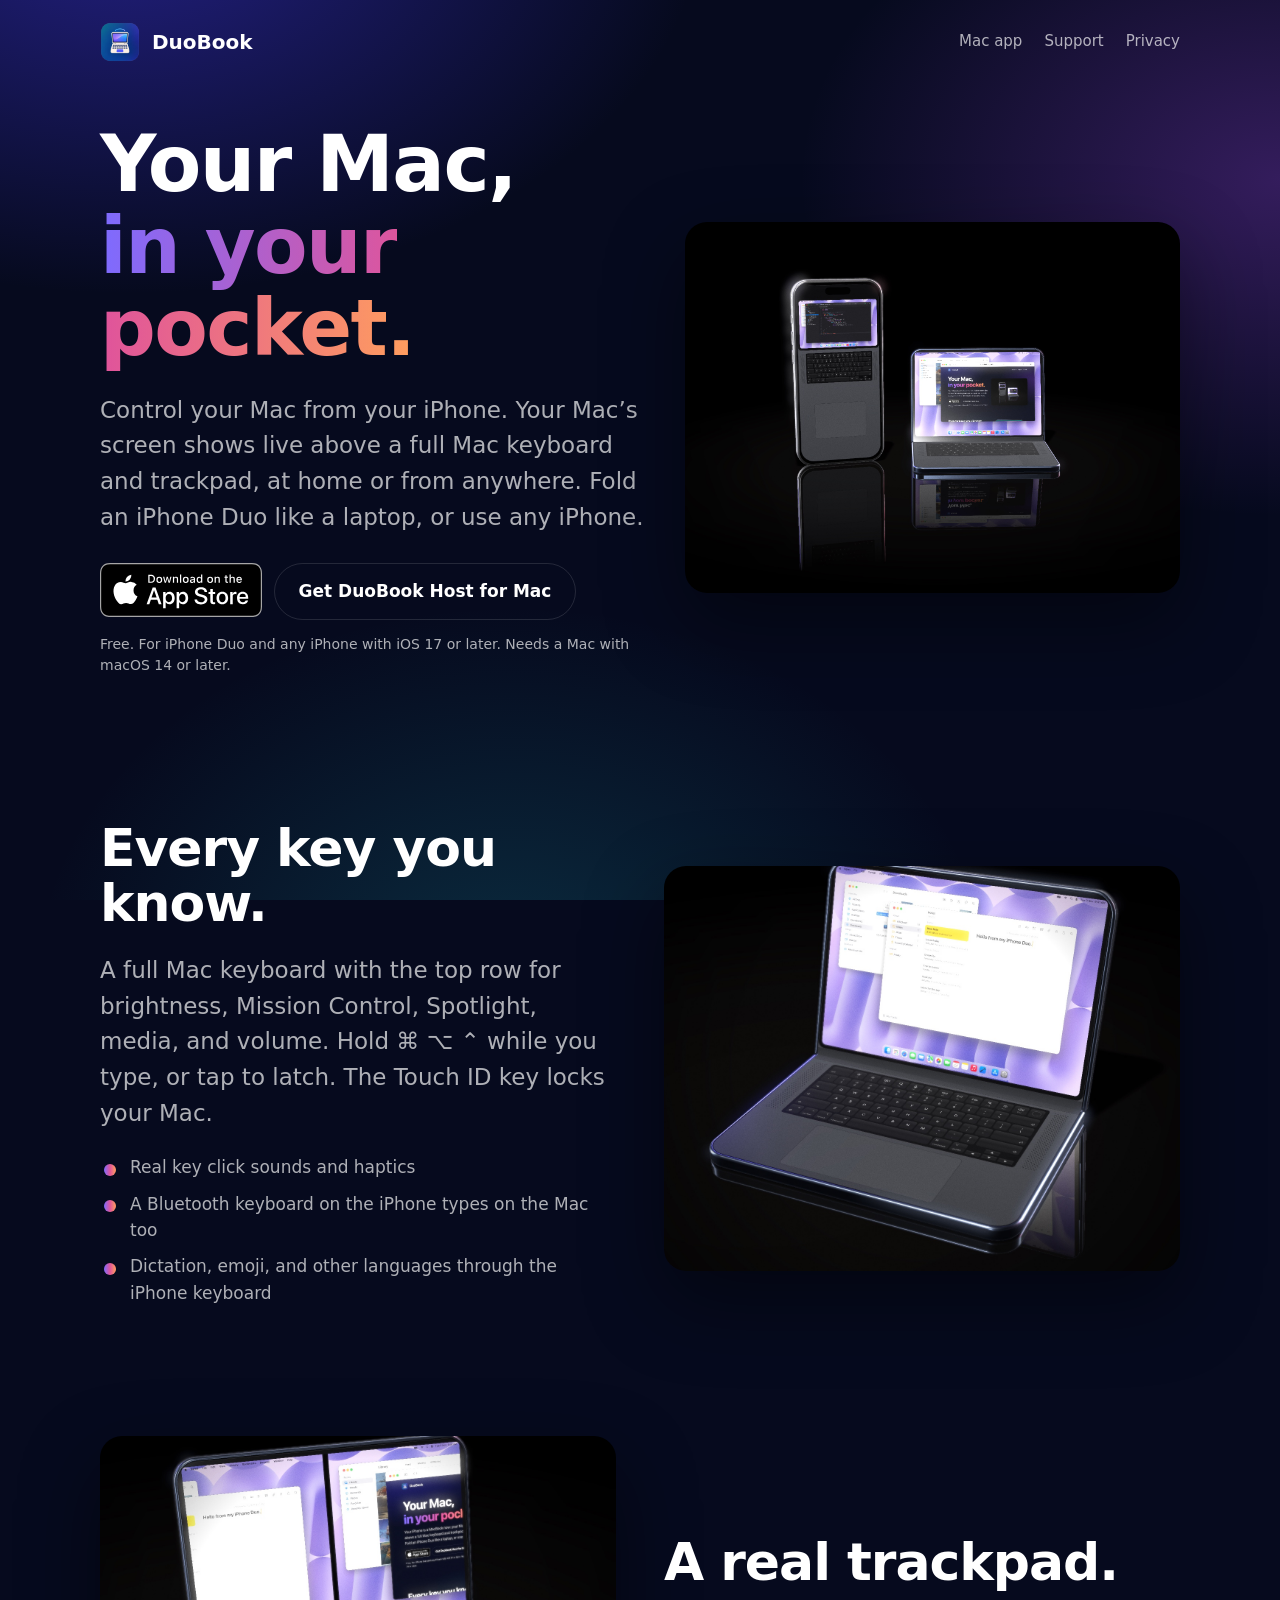
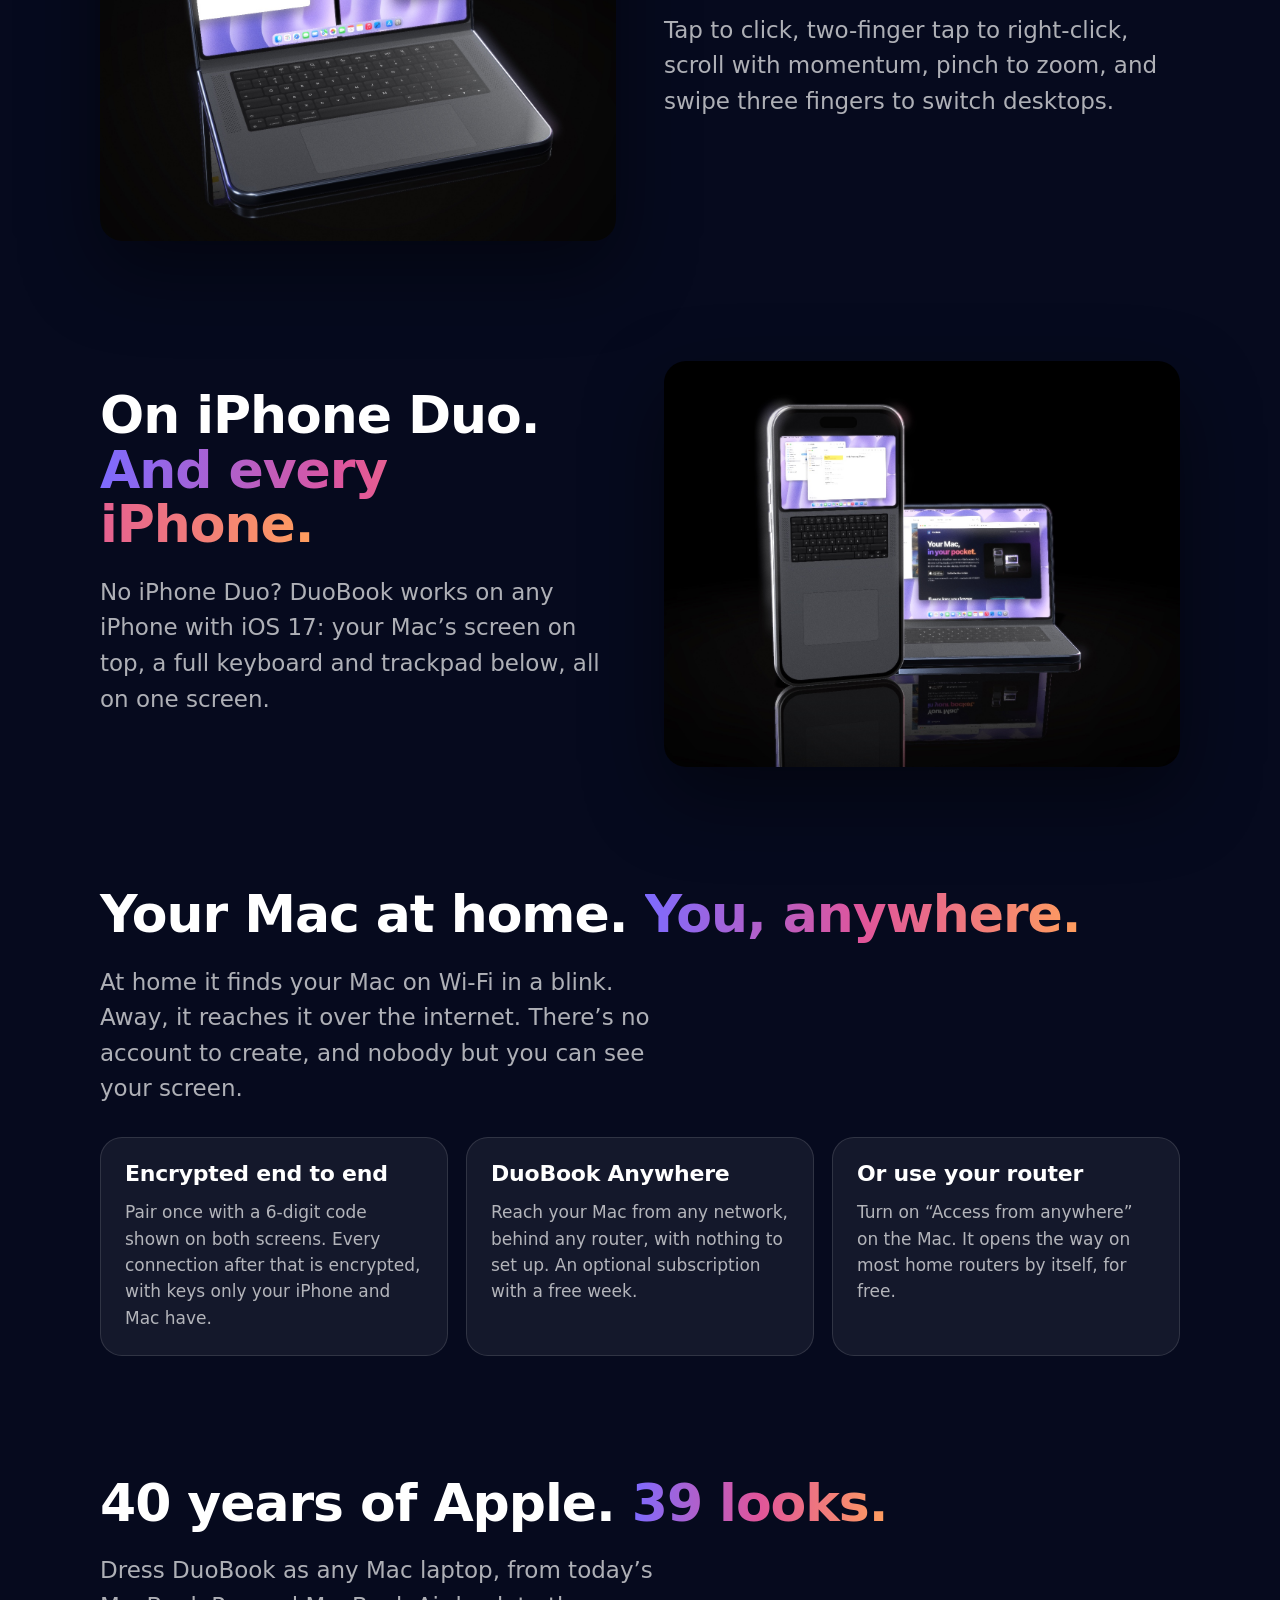
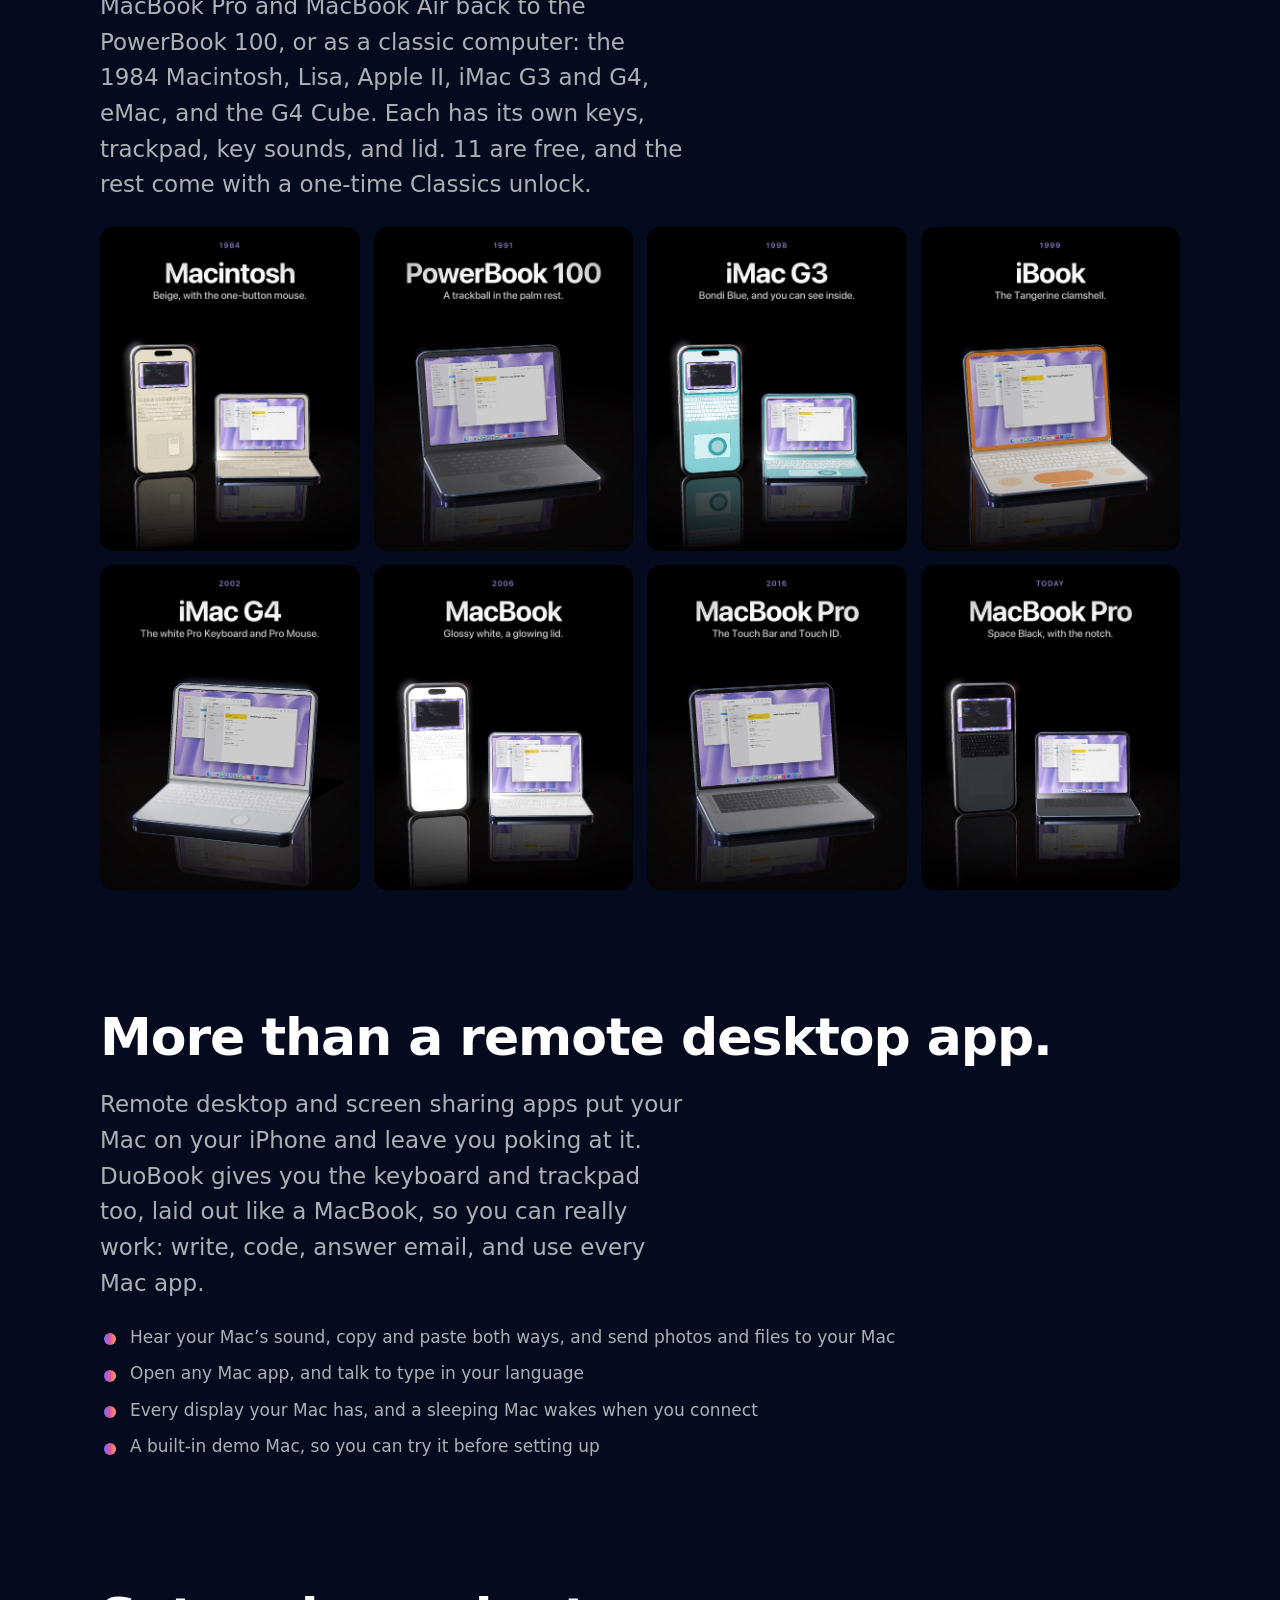
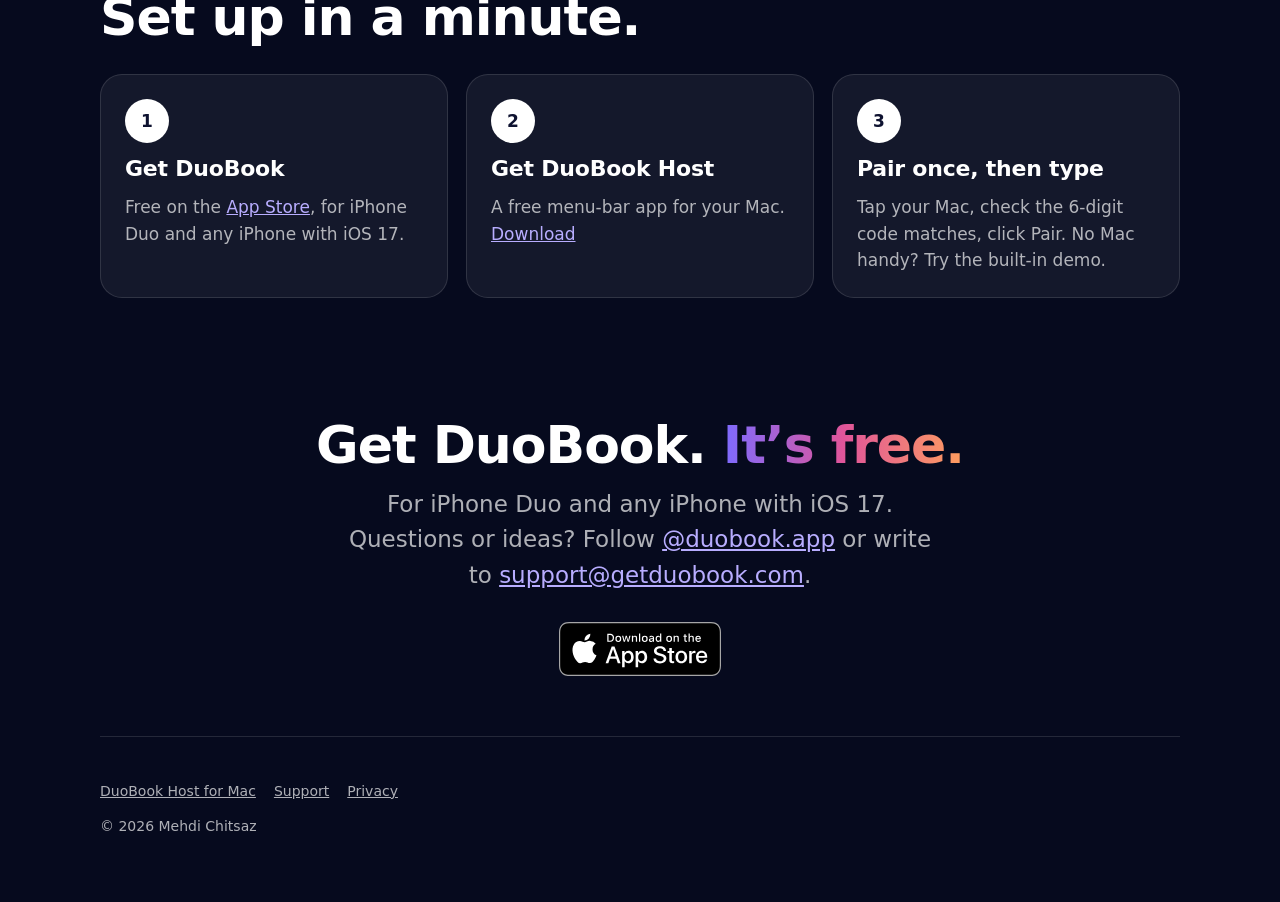
<file: index.html>
<!doctype html>
<html lang="en">
<head>
  <meta charset="utf-8">
  <meta name="viewport" content="width=device-width, initial-scale=1">
  <title>DuoBook – Control your Mac from your iPhone</title>
  <meta name="description" content="Turn your iPhone into a Mac laptop: your Mac’s screen, live, with a full Mac keyboard and trackpad. Works from anywhere. Free for iPhone Duo and every iPhone.">
  <meta property="og:title" content="DuoBook – Control your Mac from your iPhone">
  <meta property="og:description" content="Turn your iPhone into a Mac laptop: your Mac’s screen, live, with a full Mac keyboard and trackpad. Works from anywhere. Free for iPhone Duo and every iPhone.">
  <meta property="og:image" content="https://getduobook.com/assets/og-image.png">
  <meta name="twitter:card" content="summary_large_image">
  <meta name="apple-itunes-app" content="app-id=6826643457">
  <link rel="icon" href="assets/favicon.png">
  <link rel="apple-touch-icon" href="assets/icon.png">
  <link rel="stylesheet" href="styles.css">
  <link rel="canonical" href="https://getduobook.com/">
  <meta property="og:url" content="https://getduobook.com/">
  <meta property="og:type" content="website">
  <meta property="og:site_name" content="DuoBook">
  <script type="application/ld+json">
{
  "@context": "https://schema.org",
  "@type": "MobileApplication",
  "name": "DuoBook: Pocket Mac",
  "alternateName": "DuoBook",
  "operatingSystem": "iOS 17 or later",
  "applicationCategory": "UtilitiesApplication",
  "url": "https://getduobook.com/",
  "downloadUrl": "https://apps.apple.com/app/id6826643457",
  "installUrl": "https://apps.apple.com/app/id6826643457",
  "image": "https://getduobook.com/assets/og-image.png",
  "screenshot": "https://getduobook.com/assets/launch-hero.jpg",
  "softwareVersion": "1.3",
  "inLanguage": ["en", "fr", "es", "de", "it", "pt-BR", "ja", "ko", "zh-Hans", "zh-Hant"],
  "description": "Control your Mac from your iPhone: your Mac’s screen, live, with a full Mac keyboard and trackpad, at home or from anywhere. Fold an iPhone Duo like a laptop, or use any iPhone.",
  "featureList": ["Your Mac’s screen, live, on your iPhone", "Full Mac keyboard with the top row and Touch ID key", "Multi-touch trackpad with Mission Control gestures", "Works from anywhere with DuoBook Anywhere", "Encrypted end to end", "39 looks, from the 1984 Macintosh to today’s MacBook Pro"],
  "offers": {
    "@type": "Offer",
    "price": "0",
    "priceCurrency": "USD"
  }
}
  </script>
</head>
<body>
  <div class="wrap">
    <header class="site">
      <a class="brand" href="./"><img src="assets/icon.png" alt="">DuoBook</a>
      <nav><a href="mac/">Mac app</a><a href="support/">Support</a><a href="privacy/">Privacy</a></nav>
    </header>

    <div class="hero">
      <div>
        <h1>Your Mac,<br><span class="grad">in your pocket.</span></h1>
        <p class="lede">Control your Mac from your iPhone. Your Mac’s screen shows live above a full Mac keyboard and trackpad, at home or from anywhere. Fold an iPhone Duo like a laptop, or use any iPhone.</p>
        <div class="cta">
          <a class="badge" href="https://apps.apple.com/app/id6826643457"><img src="assets/app-store-badge.svg" alt="Download on the App Store"></a>
          <a class="button ghost" href="mac/">Get DuoBook Host for Mac</a>
        </div>
        <p class="note">Free. For iPhone Duo and any iPhone with iOS 17 or later. Needs a Mac with macOS 14 or later.</p>
      </div>
      <img class="shot" src="assets/launch-hero.jpg" alt="An iPhone Duo folded like a laptop and an iPhone standing beside it, both showing a Mac desktop above a full keyboard and trackpad">
    </div>

    <section>
      <div class="split">
        <div>
          <h2>Every key you know.</h2>
          <p class="lede">A full Mac keyboard with the top row for brightness, Mission Control, Spotlight, media, and volume. Hold ⌘ ⌥ ⌃ while you type, or tap to latch. The Touch ID key locks your Mac.</p>
          <ul class="ticks">
            <li>Real key click sounds and haptics</li>
            <li>A Bluetooth keyboard on the iPhone types on the Mac too</li>
            <li>Dictation, emoji, and other languages through the iPhone keyboard</li>
          </ul>
        </div>
        <img class="shot" src="assets/keyboard.jpg" alt="An iPhone Duo folded like a laptop: a Mac’s screen with Notes open above a full Mac keyboard and trackpad">
      </div>
    </section>

    <section>
      <div class="split flip">
        <div>
          <h2>A real trackpad.</h2>
          <p class="lede">Tap to click, two-finger tap to right-click, scroll with momentum, pinch to zoom, and swipe three fingers to switch desktops.</p>
        </div>
        <img class="shot" src="assets/trackpad.jpg" alt="DuoBook mid-swipe, sliding the Mac from one desktop to the next">
      </div>
    </section>

    <section>
      <div class="split">
        <div>
          <h2>On iPhone Duo. <span class="grad">And every iPhone.</span></h2>
          <p class="lede">No iPhone Duo? DuoBook works on any iPhone with iOS 17: your Mac’s screen on top, a full keyboard and trackpad below, all on one screen.</p>
        </div>
        <img class="shot" src="assets/every-iphone.jpg" alt="An iPhone showing a Mac’s screen above a keyboard and trackpad, with an iPhone Duo behind it">
      </div>
    </section>

    <section>
      <h2>Your Mac at home. <span class="grad">You, anywhere.</span></h2>
      <p class="lede">At home it finds your Mac on Wi-Fi in a blink. Away, it reaches it over the internet. There’s no account to create, and nobody but you can see your screen.</p>
      <div class="cards">
        <div class="card"><h3>Encrypted end to end</h3><p>Pair once with a 6-digit code shown on both screens. Every connection after that is encrypted, with keys only your iPhone and Mac have.</p></div>
        <div class="card"><h3>DuoBook Anywhere</h3><p>Reach your Mac from any network, behind any router, with nothing to set up. An optional subscription with a free week.</p></div>
        <div class="card"><h3>Or use your router</h3><p>Turn on “Access from anywhere” on the Mac. It opens the way on most home routers by itself, for free.</p></div>
      </div>
    </section>

    <section class="themes">
      <h2>40 years of Apple. <span class="grad">39 looks.</span></h2>
      <p class="lede">Dress DuoBook as any Mac laptop, from today’s MacBook Pro and MacBook Air back to the PowerBook 100, or as a classic computer: the 1984 Macintosh, Lisa, Apple II, iMac G3 and G4, eMac, and the G4 Cube. Each has its own keys, trackpad, key sounds, and lid. 11 are free, and the rest come with a one-time Classics unlock.</p>
      <div class="looks">
        <img src="assets/looks/macintosh.jpg" alt="DuoBook dressed as the Macintosh (1984) on iPhone" width="540" height="675" loading="lazy">
        <img src="assets/looks/powerbook-100.jpg" alt="DuoBook dressed as the PowerBook 100 (1991) on iPhone" width="540" height="675" loading="lazy">
        <img src="assets/looks/imac-g3.jpg" alt="DuoBook dressed as the iMac G3 (1998) on iPhone" width="540" height="675" loading="lazy">
        <img src="assets/looks/ibook.jpg" alt="DuoBook dressed as the iBook (1999) on iPhone" width="540" height="675" loading="lazy">
        <img src="assets/looks/imac-g4.jpg" alt="DuoBook dressed as the iMac G4 (2002) on iPhone" width="540" height="675" loading="lazy">
        <img src="assets/looks/macbook.jpg" alt="DuoBook dressed as the MacBook (2006) on iPhone" width="540" height="675" loading="lazy">
        <img src="assets/looks/macbook-pro-touch-bar.jpg" alt="DuoBook dressed as the MacBook Pro with Touch Bar (2016) on iPhone" width="540" height="675" loading="lazy">
        <img src="assets/looks/macbook-pro.jpg" alt="DuoBook dressed as the MacBook Pro (today) on iPhone" width="540" height="675" loading="lazy">
      </div>
    </section>

    <section>
      <h2>More than a remote desktop app.</h2>
      <p class="lede">Remote desktop and screen sharing apps put your Mac on your iPhone and leave you poking at it. DuoBook gives you the keyboard and trackpad too, laid out like a MacBook, so you can really work: write, code, answer email, and use every Mac app.</p>
      <ul class="ticks">
        <li>Hear your Mac’s sound, copy and paste both ways, and send photos and files to your Mac</li>
        <li>Open any Mac app, and talk to type in your language</li>
        <li>Every display your Mac has, and a sleeping Mac wakes when you connect</li>
        <li>A built-in demo Mac, so you can try it before setting up</li>
      </ul>
    </section>

    <section>
      <h2>Set up in a minute.</h2>
      <div class="cards">
        <div class="card"><div class="step">1</div><h3>Get DuoBook</h3><p>Free on the <a href="https://apps.apple.com/app/id6826643457">App Store</a>, for iPhone Duo and any iPhone with iOS 17.</p></div>
        <div class="card"><div class="step">2</div><h3>Get DuoBook Host</h3><p>A free menu-bar app for your Mac. <a href="mac/">Download</a></p></div>
        <div class="card"><div class="step">3</div><h3>Pair once, then type</h3><p>Tap your Mac, check the 6-digit code matches, click Pair. No Mac handy? Try the built-in demo.</p></div>
      </div>
    </section>

    <section id="get">
      <h2>Get DuoBook. <span class="grad">It’s free.</span></h2>
      <p class="lede">For iPhone Duo and any iPhone with iOS 17. Questions or ideas? Follow <a href="https://instagram.com/duobook.app">@duobook.app</a> or write to <a href="mailto:support@getduobook.com">support@getduobook.com</a>.</p>
      <div class="cta center">
        <a class="badge" href="https://apps.apple.com/app/id6826643457"><img src="assets/app-store-badge.svg" alt="Download on the App Store"></a>
      </div>
    </section>

    <footer class="site">
      <p><a href="mac/">DuoBook Host for Mac</a><a href="support/">Support</a><a href="privacy/">Privacy</a></p>
      <p>© 2026 Mehdi Chitsaz</p>
    </footer>
  </div>
</body>
</html>
</file>
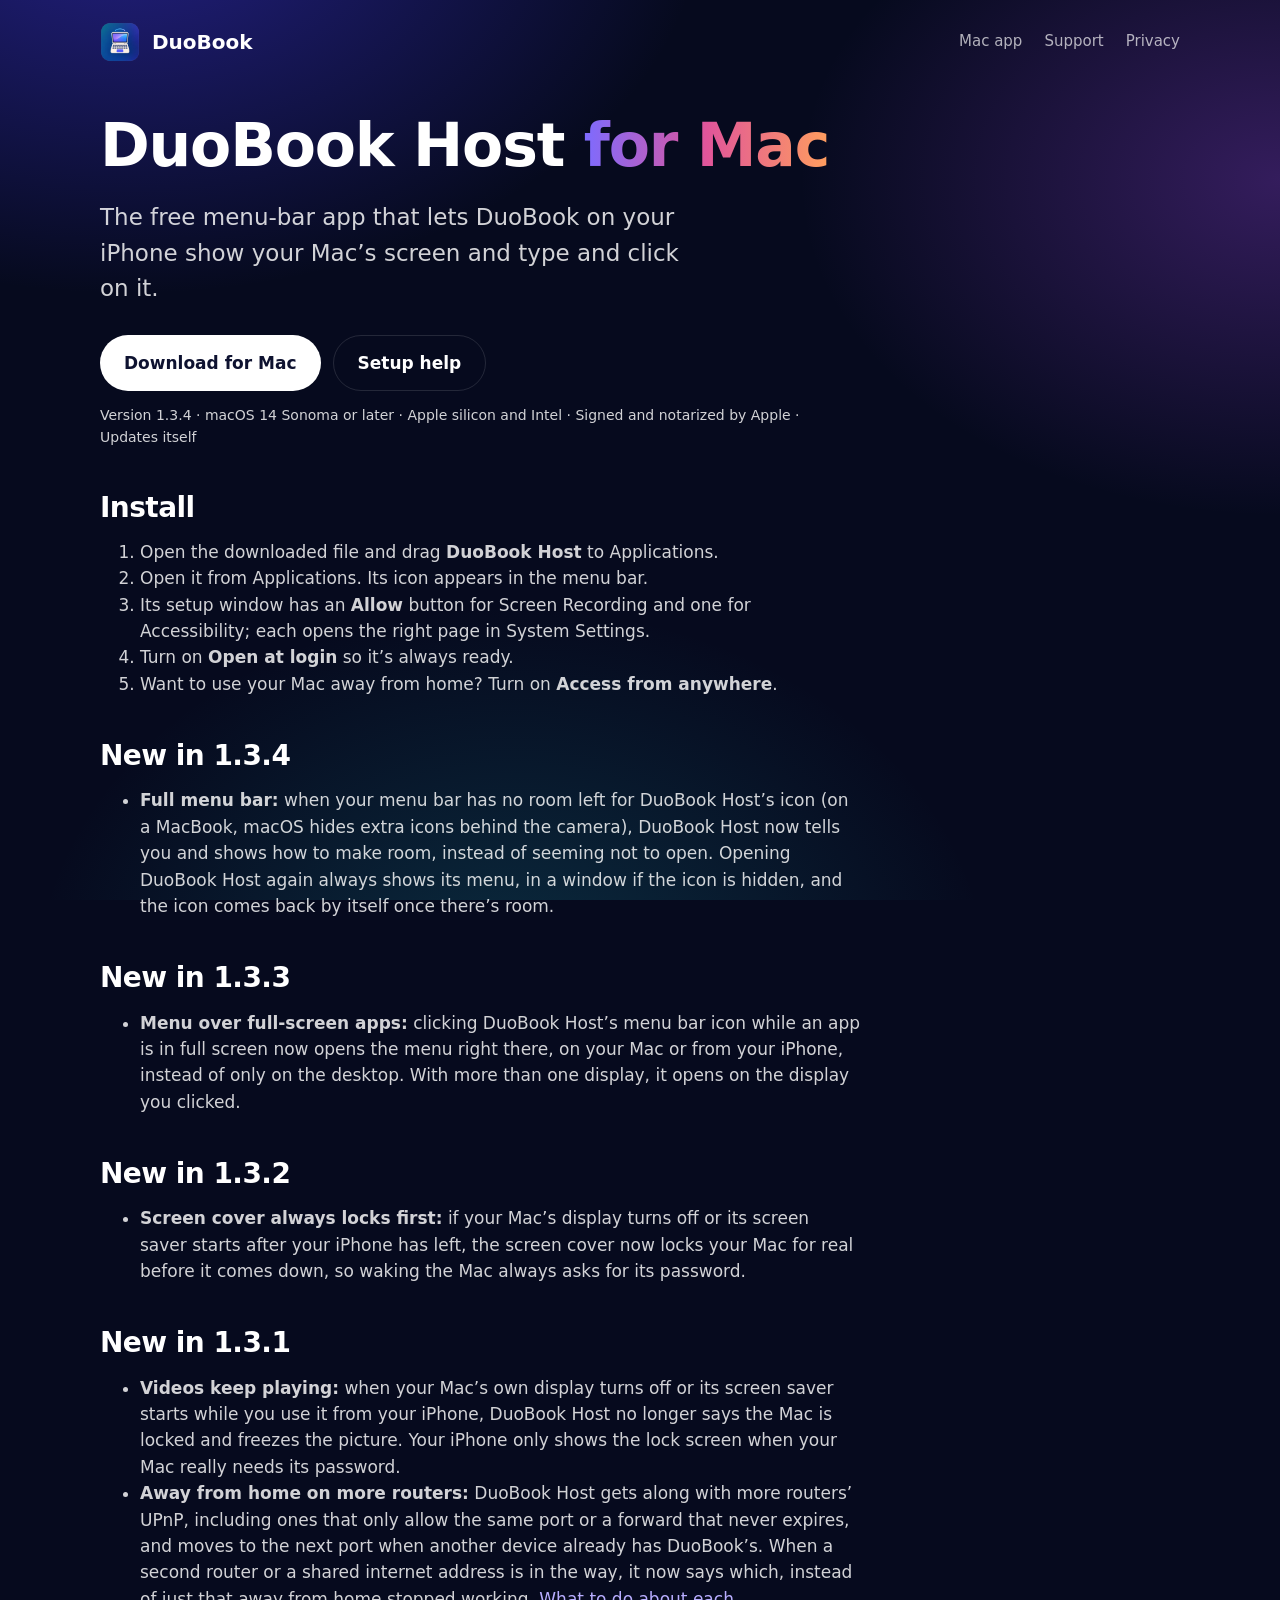
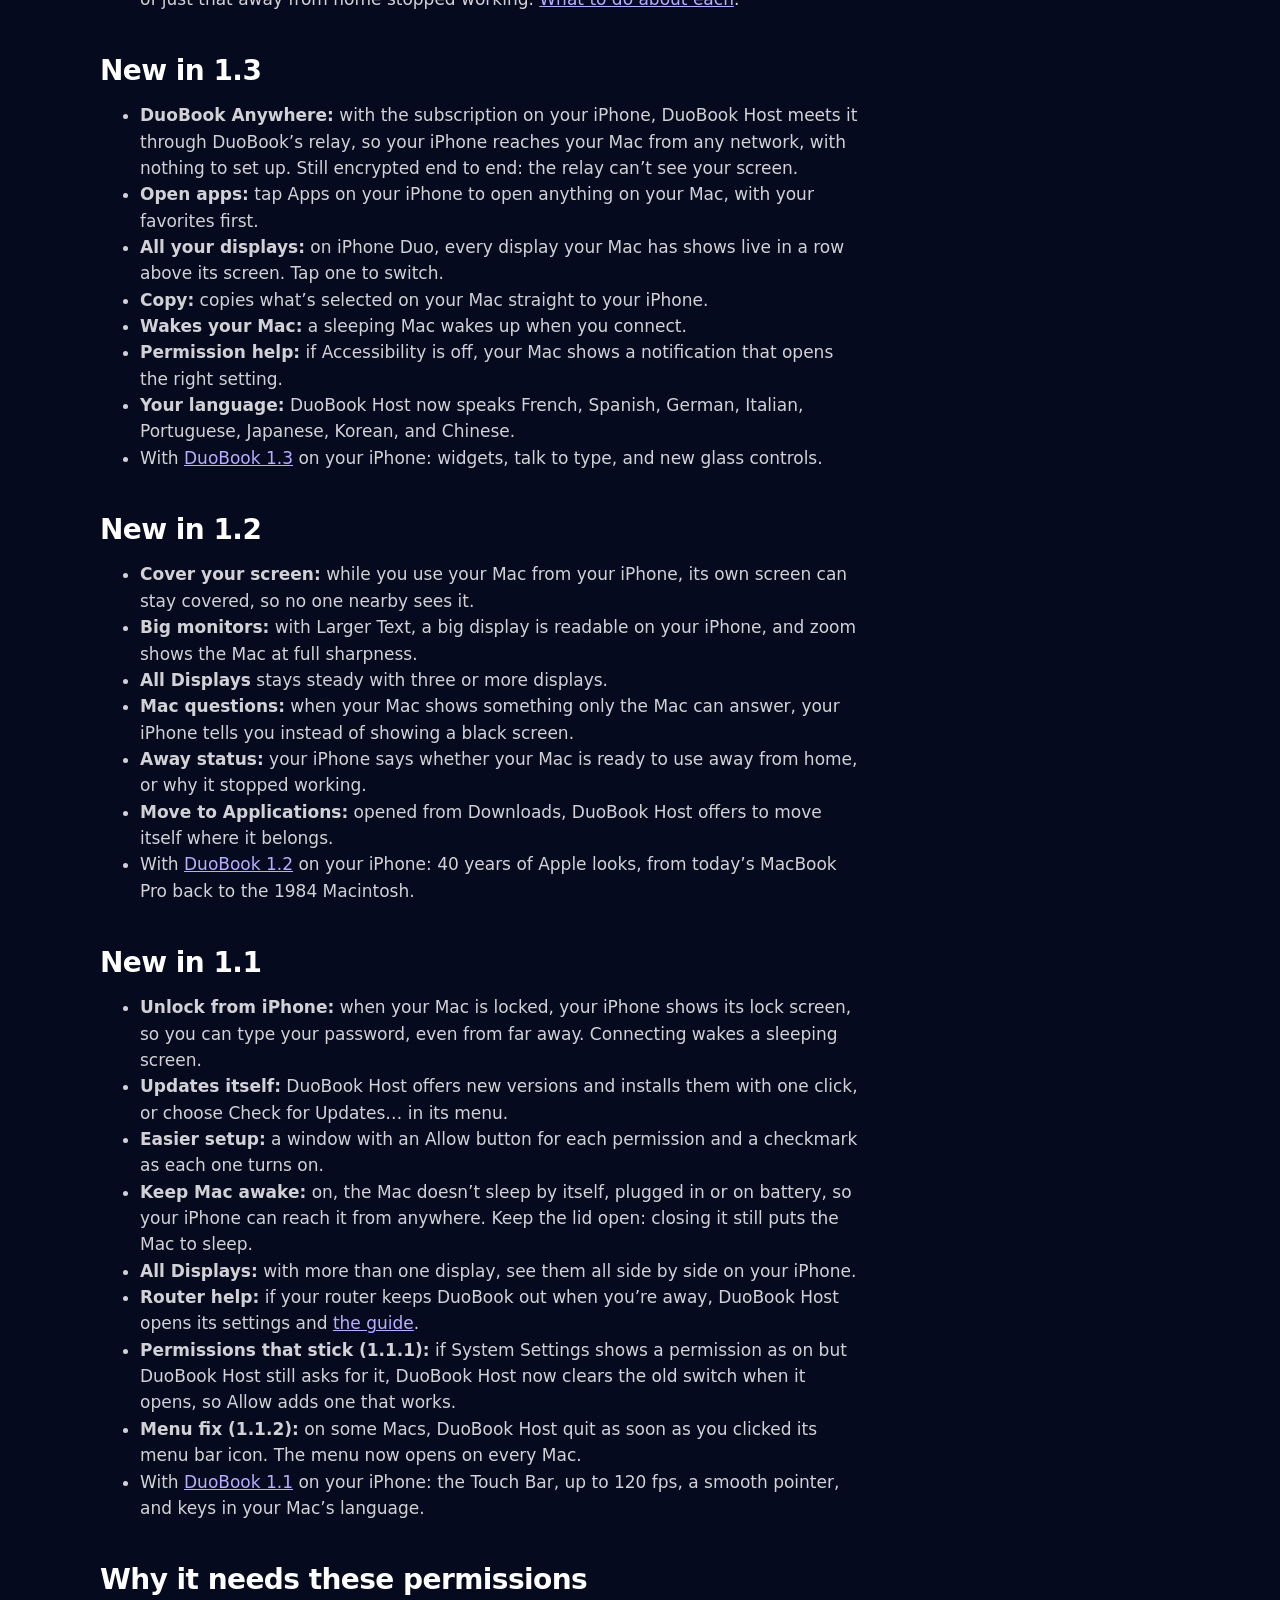
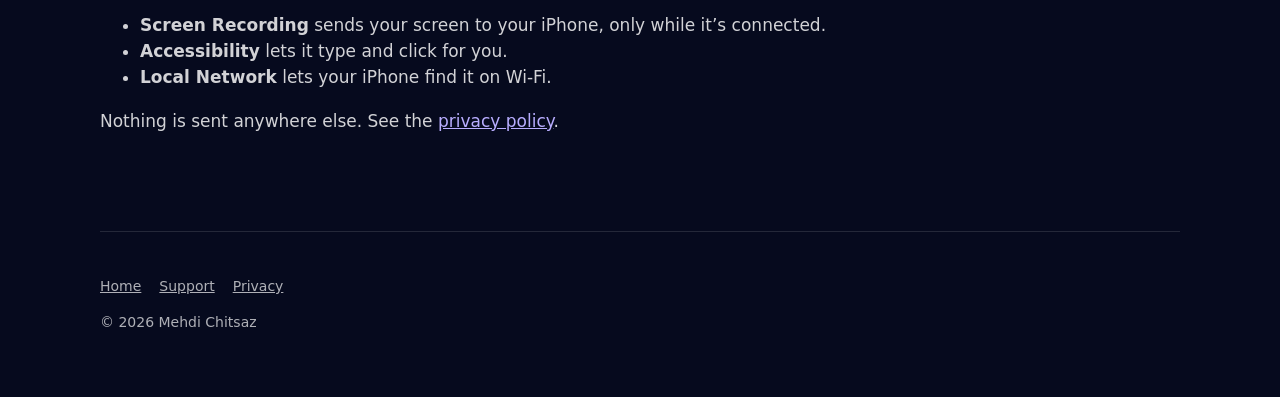
<file: mac/index.html>
<!doctype html>
<html lang="en">
<head>
  <meta charset="utf-8">
  <meta name="viewport" content="width=device-width, initial-scale=1">
  <title>DuoBook Host for Mac: free download – DuoBook</title>
  <meta name="description" content="Download DuoBook Host, the free menu-bar app that lets DuoBook on your iPhone show and control your Mac, at home or from anywhere. macOS 14 or later.">
  <link rel="icon" href="../assets/favicon.png">
  <link rel="apple-touch-icon" href="../assets/icon.png">
  <link rel="stylesheet" href="../styles.css">
  <link rel="canonical" href="https://getduobook.com/mac/">
  <meta property="og:title" content="DuoBook Host for Mac: free download – DuoBook">
  <meta property="og:description" content="Download DuoBook Host, the free menu-bar app that lets DuoBook on your iPhone show and control your Mac, at home or from anywhere. macOS 14 or later.">
  <meta property="og:image" content="https://getduobook.com/assets/og-image.png">
  <meta property="og:url" content="https://getduobook.com/mac/">
  <meta property="og:type" content="website">
  <meta property="og:site_name" content="DuoBook">
  <meta name="twitter:card" content="summary_large_image">
  <meta name="apple-itunes-app" content="app-id=6826643457">
  <script type="application/ld+json">
{
  "@context": "https://schema.org",
  "@type": "SoftwareApplication",
  "name": "DuoBook Host",
  "operatingSystem": "macOS 14 or later",
  "applicationCategory": "UtilitiesApplication",
  "softwareVersion": "1.3.4",
  "url": "https://getduobook.com/mac/",
  "downloadUrl": "https://getduobook.com/downloads/DuoBook-Host.dmg",
  "image": "https://getduobook.com/assets/icon.png",
  "description": "The free menu-bar app that lets DuoBook on your iPhone show your Mac’s screen and type and click on it.",
  "offers": {
    "@type": "Offer",
    "price": "0",
    "priceCurrency": "USD"
  }
}
  </script>
</head>
<body>
  <div class="wrap">
    <header class="site">
      <a class="brand" href="../"><img src="../assets/icon.png" alt="">DuoBook</a>
      <nav><a href="../mac/">Mac app</a><a href="../support/">Support</a><a href="../privacy/">Privacy</a></nav>
    </header>

    <article class="doc">
      <h1>DuoBook Host <span class="grad">for Mac</span></h1>
      <p class="lede">The free menu-bar app that lets DuoBook on your iPhone show your Mac’s screen and type and click on it.</p>
      <div class="cta">
        <a class="button" href="../downloads/DuoBook-Host.dmg">Download for Mac</a>
        <a class="button ghost" href="../support/">Setup help</a>
      </div>
      <p class="note">Version 1.3.4 · macOS 14 Sonoma or later · Apple silicon and Intel · Signed and notarized by Apple · Updates itself</p>

      <h2>Install</h2>
      <ol>
        <li>Open the downloaded file and drag <strong>DuoBook Host</strong> to Applications.</li>
        <li>Open it from Applications. Its icon appears in the menu bar.</li>
        <li>Its setup window has an <strong>Allow</strong> button for Screen Recording and one for Accessibility; each opens the right page in System Settings.</li>
        <li>Turn on <strong>Open at login</strong> so it’s always ready.</li>
        <li>Want to use your Mac away from home? Turn on <strong>Access from anywhere</strong>.</li>
      </ol>

      <h2>New in 1.3.4</h2>
      <ul>
        <li><strong>Full menu bar:</strong> when your menu bar has no room left for DuoBook Host’s icon (on a MacBook, macOS hides extra icons behind the camera), DuoBook Host now tells you and shows how to make room, instead of seeming not to open. Opening DuoBook Host again always shows its menu, in a window if the icon is hidden, and the icon comes back by itself once there’s room.</li>
      </ul>

      <h2>New in 1.3.3</h2>
      <ul>
        <li><strong>Menu over full-screen apps:</strong> clicking DuoBook Host’s menu bar icon while an app is in full screen now opens the menu right there, on your Mac or from your iPhone, instead of only on the desktop. With more than one display, it opens on the display you clicked.</li>
      </ul>

      <h2>New in 1.3.2</h2>
      <ul>
        <li><strong>Screen cover always locks first:</strong> if your Mac’s display turns off or its screen saver starts after your iPhone has left, the screen cover now locks your Mac for real before it comes down, so waking the Mac always asks for its password.</li>
      </ul>

      <h2>New in 1.3.1</h2>
      <ul>
        <li><strong>Videos keep playing:</strong> when your Mac’s own display turns off or its screen saver starts while you use it from your iPhone, DuoBook Host no longer says the Mac is locked and freezes the picture. Your iPhone only shows the lock screen when your Mac really needs its password.</li>
        <li><strong>Away from home on more routers:</strong> DuoBook Host gets along with more routers’ UPnP, including ones that only allow the same port or a forward that never expires, and moves to the next port when another device already has DuoBook’s. When a second router or a shared internet address is in the way, it now says which, instead of just that away from home stopped working. <a href="../router/#upnp-on">What to do about each</a>.</li>
      </ul>

      <h2>New in 1.3</h2>
      <ul>
        <li><strong>DuoBook Anywhere:</strong> with the subscription on your iPhone, DuoBook Host meets it through DuoBook’s relay, so your iPhone reaches your Mac from any network, with nothing to set up. Still encrypted end to end: the relay can’t see your screen.</li>
        <li><strong>Open apps:</strong> tap Apps on your iPhone to open anything on your Mac, with your favorites first.</li>
        <li><strong>All your displays:</strong> on iPhone Duo, every display your Mac has shows live in a row above its screen. Tap one to switch.</li>
        <li><strong>Copy:</strong> copies what’s selected on your Mac straight to your iPhone.</li>
        <li><strong>Wakes your Mac:</strong> a sleeping Mac wakes up when you connect.</li>
        <li><strong>Permission help:</strong> if Accessibility is off, your Mac shows a notification that opens the right setting.</li>
        <li><strong>Your language:</strong> DuoBook Host now speaks French, Spanish, German, Italian, Portuguese, Japanese, Korean, and Chinese.</li>
        <li>With <a href="https://apps.apple.com/app/id6826643457">DuoBook 1.3</a> on your iPhone: widgets, talk to type, and new glass controls.</li>
      </ul>

      <h2>New in 1.2</h2>
      <ul>
        <li><strong>Cover your screen:</strong> while you use your Mac from your iPhone, its own screen can stay covered, so no one nearby sees it.</li>
        <li><strong>Big monitors:</strong> with Larger Text, a big display is readable on your iPhone, and zoom shows the Mac at full sharpness.</li>
        <li><strong>All Displays</strong> stays steady with three or more displays.</li>
        <li><strong>Mac questions:</strong> when your Mac shows something only the Mac can answer, your iPhone tells you instead of showing a black screen.</li>
        <li><strong>Away status:</strong> your iPhone says whether your Mac is ready to use away from home, or why it stopped working.</li>
        <li><strong>Move to Applications:</strong> opened from Downloads, DuoBook Host offers to move itself where it belongs.</li>
        <li>With <a href="https://apps.apple.com/app/id6826643457">DuoBook 1.2</a> on your iPhone: 40 years of Apple looks, from today’s MacBook Pro back to the 1984 Macintosh.</li>
      </ul>

      <h2>New in 1.1</h2>
      <ul>
        <li><strong>Unlock from iPhone:</strong> when your Mac is locked, your iPhone shows its lock screen, so you can type your password, even from far away. Connecting wakes a sleeping screen.</li>
        <li><strong>Updates itself:</strong> DuoBook Host offers new versions and installs them with one click, or choose Check for Updates… in its menu.</li>
        <li><strong>Easier setup:</strong> a window with an Allow button for each permission and a checkmark as each one turns on.</li>
        <li><strong>Keep Mac awake:</strong> on, the Mac doesn’t sleep by itself, plugged in or on battery, so your iPhone can reach it from anywhere. Keep the lid open: closing it still puts the Mac to sleep.</li>
        <li><strong>All Displays:</strong> with more than one display, see them all side by side on your iPhone.</li>
        <li><strong>Router help:</strong> if your router keeps DuoBook out when you’re away, DuoBook Host opens its settings and <a href="../router/">the guide</a>.</li>
        <li><strong>Permissions that stick (1.1.1):</strong> if System Settings shows a permission as on but DuoBook Host still asks for it, DuoBook Host now clears the old switch when it opens, so Allow adds one that works.</li>
        <li><strong>Menu fix (1.1.2):</strong> on some Macs, DuoBook Host quit as soon as you clicked its menu bar icon. The menu now opens on every Mac.</li>
        <li>With <a href="https://apps.apple.com/app/id6826643457">DuoBook 1.1</a> on your iPhone: the Touch Bar, up to 120 fps, a smooth pointer, and keys in your Mac’s language.</li>
      </ul>

      <h2>Why it needs these permissions</h2>
      <ul>
        <li><strong>Screen Recording</strong> sends your screen to your iPhone, only while it’s connected.</li>
        <li><strong>Accessibility</strong> lets it type and click for you.</li>
        <li><strong>Local Network</strong> lets your iPhone find it on Wi-Fi.</li>
      </ul>
      <p>Nothing is sent anywhere else. See the <a href="../privacy/">privacy policy</a>.</p>
    </article>

    <footer class="site">
      <p><a href="../">Home</a><a href="../support/">Support</a><a href="../privacy/">Privacy</a></p>
      <p>© 2026 Mehdi Chitsaz</p>
    </footer>
  </div>
</body>
</html>
</file>
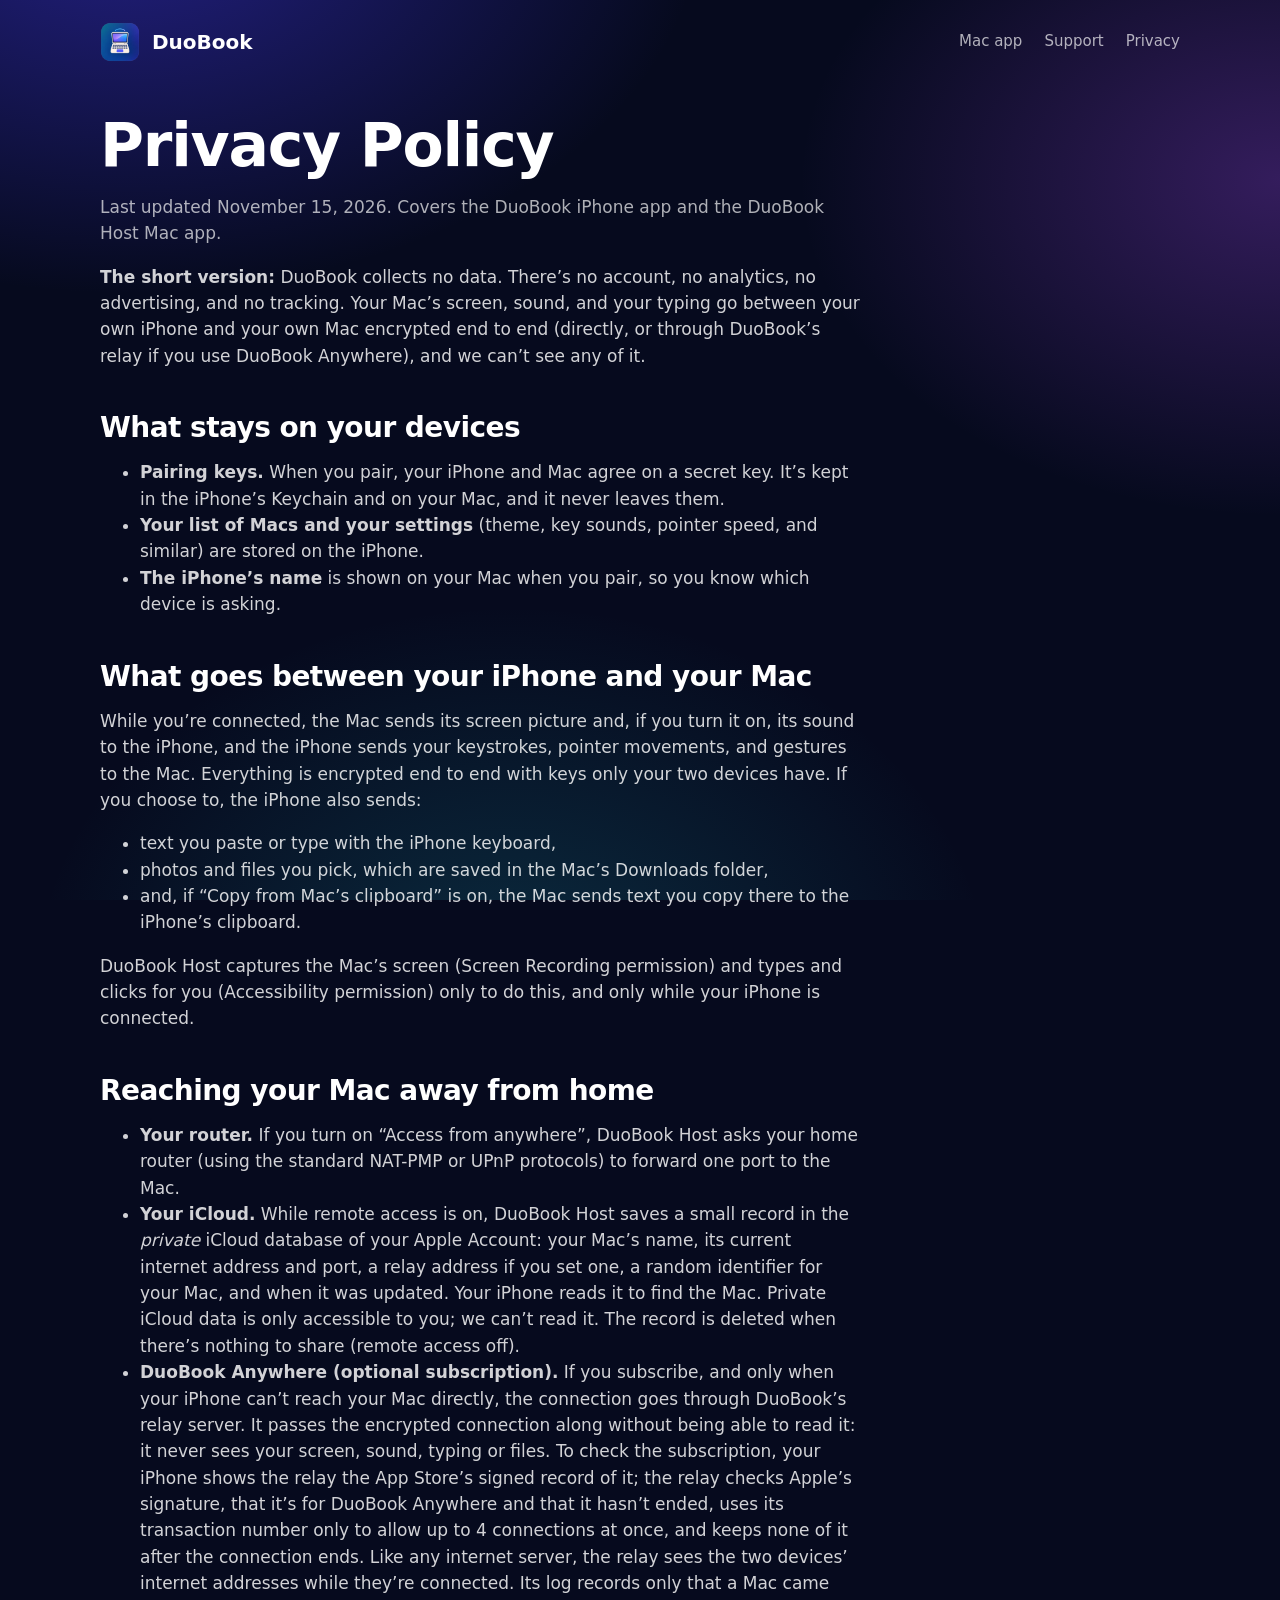
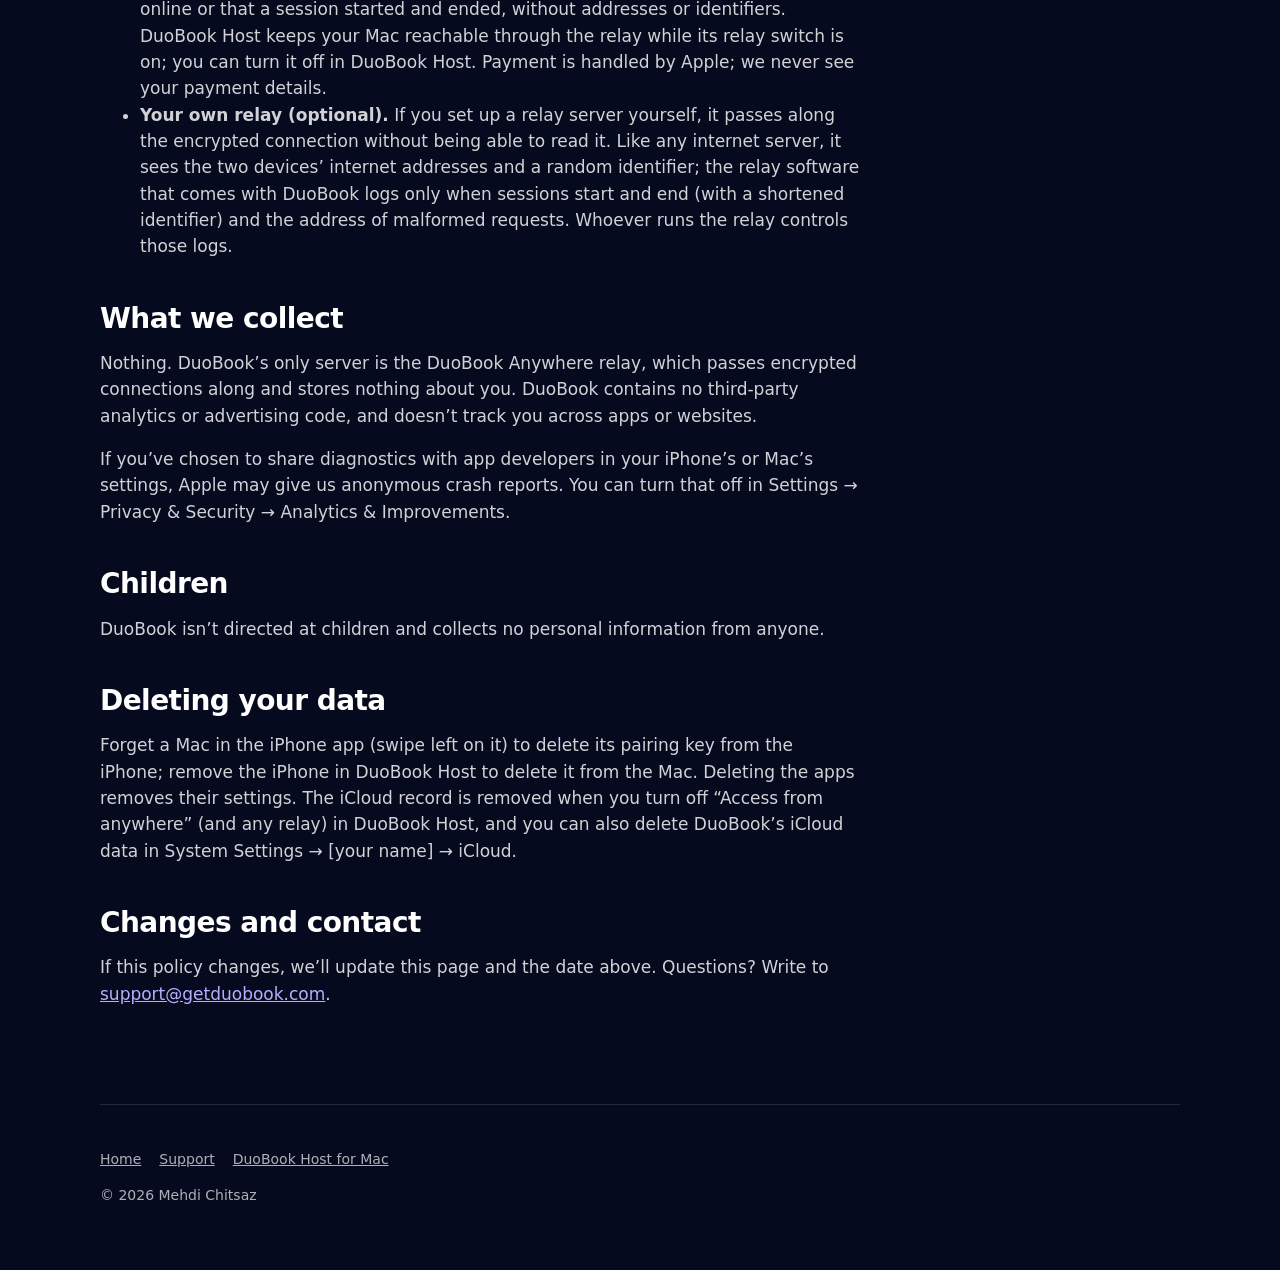
<file: privacy/index.html>
<!doctype html>
<html lang="en">
<head>
  <meta charset="utf-8">
  <meta name="viewport" content="width=device-width, initial-scale=1">
  <title>Privacy Policy – DuoBook</title>
  <meta name="description" content="DuoBook collects no data: no account, no analytics, no ads. What stays on your iPhone and Mac, what goes through DuoBook’s relay, and why.">
  <link rel="icon" href="../assets/favicon.png">
  <link rel="apple-touch-icon" href="../assets/icon.png">
  <link rel="stylesheet" href="../styles.css">
  <link rel="canonical" href="https://getduobook.com/privacy/">
  <meta property="og:title" content="Privacy Policy – DuoBook">
  <meta property="og:description" content="DuoBook collects no data: no account, no analytics, no ads. What stays on your iPhone and Mac, what goes through DuoBook’s relay, and why.">
  <meta property="og:image" content="https://getduobook.com/assets/og-image.png">
  <meta property="og:url" content="https://getduobook.com/privacy/">
  <meta property="og:type" content="website">
  <meta property="og:site_name" content="DuoBook">
  <meta name="twitter:card" content="summary_large_image">
  <meta name="apple-itunes-app" content="app-id=6826643457">
</head>
<body>
  <div class="wrap">
    <header class="site">
      <a class="brand" href="../"><img src="../assets/icon.png" alt="">DuoBook</a>
      <nav><a href="../mac/">Mac app</a><a href="../support/">Support</a><a href="../privacy/">Privacy</a></nav>
    </header>

    <article class="doc">
      <h1>Privacy Policy</h1>
      <p class="updated">Last updated November 15, 2026. Covers the DuoBook iPhone app and the DuoBook Host Mac app.</p>

      <p><strong>The short version:</strong> DuoBook collects no data. There’s no account, no analytics, no advertising, and no tracking. Your Mac’s screen, sound, and your typing go between your own iPhone and your own Mac encrypted end to end (directly, or through DuoBook’s relay if you use DuoBook Anywhere), and we can’t see any of it.</p>

      <h2>What stays on your devices</h2>
      <ul>
        <li><strong>Pairing keys.</strong> When you pair, your iPhone and Mac agree on a secret key. It’s kept in the iPhone’s Keychain and on your Mac, and it never leaves them.</li>
        <li><strong>Your list of Macs and your settings</strong> (theme, key sounds, pointer speed, and similar) are stored on the iPhone.</li>
        <li><strong>The iPhone’s name</strong> is shown on your Mac when you pair, so you know which device is asking.</li>
      </ul>

      <h2>What goes between your iPhone and your Mac</h2>
      <p>While you’re connected, the Mac sends its screen picture and, if you turn it on, its sound to the iPhone, and the iPhone sends your keystrokes, pointer movements, and gestures to the Mac. Everything is encrypted end to end with keys only your two devices have. If you choose to, the iPhone also sends:</p>
      <ul>
        <li>text you paste or type with the iPhone keyboard,</li>
        <li>photos and files you pick, which are saved in the Mac’s Downloads folder,</li>
        <li>and, if “Copy from Mac’s clipboard” is on, the Mac sends text you copy there to the iPhone’s clipboard.</li>
      </ul>
      <p>DuoBook Host captures the Mac’s screen (Screen Recording permission) and types and clicks for you (Accessibility permission) only to do this, and only while your iPhone is connected.</p>

      <h2>Reaching your Mac away from home</h2>
      <ul>
        <li><strong>Your router.</strong> If you turn on “Access from anywhere”, DuoBook Host asks your home router (using the standard NAT-PMP or UPnP protocols) to forward one port to the Mac.</li>
        <li><strong>Your iCloud.</strong> While remote access is on, DuoBook Host saves a small record in the <em>private</em> iCloud database of your Apple Account: your Mac’s name, its current internet address and port, a relay address if you set one, a random identifier for your Mac, and when it was updated. Your iPhone reads it to find the Mac. Private iCloud data is only accessible to you; we can’t read it. The record is deleted when there’s nothing to share (remote access off).</li>
        <li><strong>DuoBook Anywhere (optional subscription).</strong> If you subscribe, and only when your iPhone can’t reach your Mac directly, the connection goes through DuoBook’s relay server. It passes the encrypted connection along without being able to read it: it never sees your screen, sound, typing or files. To check the subscription, your iPhone shows the relay the App Store’s signed record of it; the relay checks Apple’s signature, that it’s for DuoBook Anywhere and that it hasn’t ended, uses its transaction number only to allow up to 4 connections at once, and keeps none of it after the connection ends. Like any internet server, the relay sees the two devices’ internet addresses while they’re connected. Its log records only that a Mac came online or that a session started and ended, without addresses or identifiers. DuoBook Host keeps your Mac reachable through the relay while its relay switch is on; you can turn it off in DuoBook Host. Payment is handled by Apple; we never see your payment details.</li>
        <li><strong>Your own relay (optional).</strong> If you set up a relay server yourself, it passes along the encrypted connection without being able to read it. Like any internet server, it sees the two devices’ internet addresses and a random identifier; the relay software that comes with DuoBook logs only when sessions start and end (with a shortened identifier) and the address of malformed requests. Whoever runs the relay controls those logs.</li>
      </ul>

      <h2>What we collect</h2>
      <p>Nothing. DuoBook’s only server is the DuoBook Anywhere relay, which passes encrypted connections along and stores nothing about you. DuoBook contains no third-party analytics or advertising code, and doesn’t track you across apps or websites.</p>
      <p>If you’ve chosen to share diagnostics with app developers in your iPhone’s or Mac’s settings, Apple may give us anonymous crash reports. You can turn that off in Settings → Privacy &amp; Security → Analytics &amp; Improvements.</p>

      <h2>Children</h2>
      <p>DuoBook isn’t directed at children and collects no personal information from anyone.</p>

      <h2>Deleting your data</h2>
      <p>Forget a Mac in the iPhone app (swipe left on it) to delete its pairing key from the iPhone; remove the iPhone in DuoBook Host to delete it from the Mac. Deleting the apps removes their settings. The iCloud record is removed when you turn off “Access from anywhere” (and any relay) in DuoBook Host, and you can also delete DuoBook’s iCloud data in System Settings → [your name] → iCloud.</p>

      <h2>Changes and contact</h2>
      <p>If this policy changes, we’ll update this page and the date above. Questions? Write to <a href="mailto:support@getduobook.com">support@getduobook.com</a>.</p>
    </article>

    <footer class="site">
      <p><a href="../">Home</a><a href="../support/">Support</a><a href="../mac/">DuoBook Host for Mac</a></p>
      <p>© 2026 Mehdi Chitsaz</p>
    </footer>
  </div>
</body>
</html>
</file>
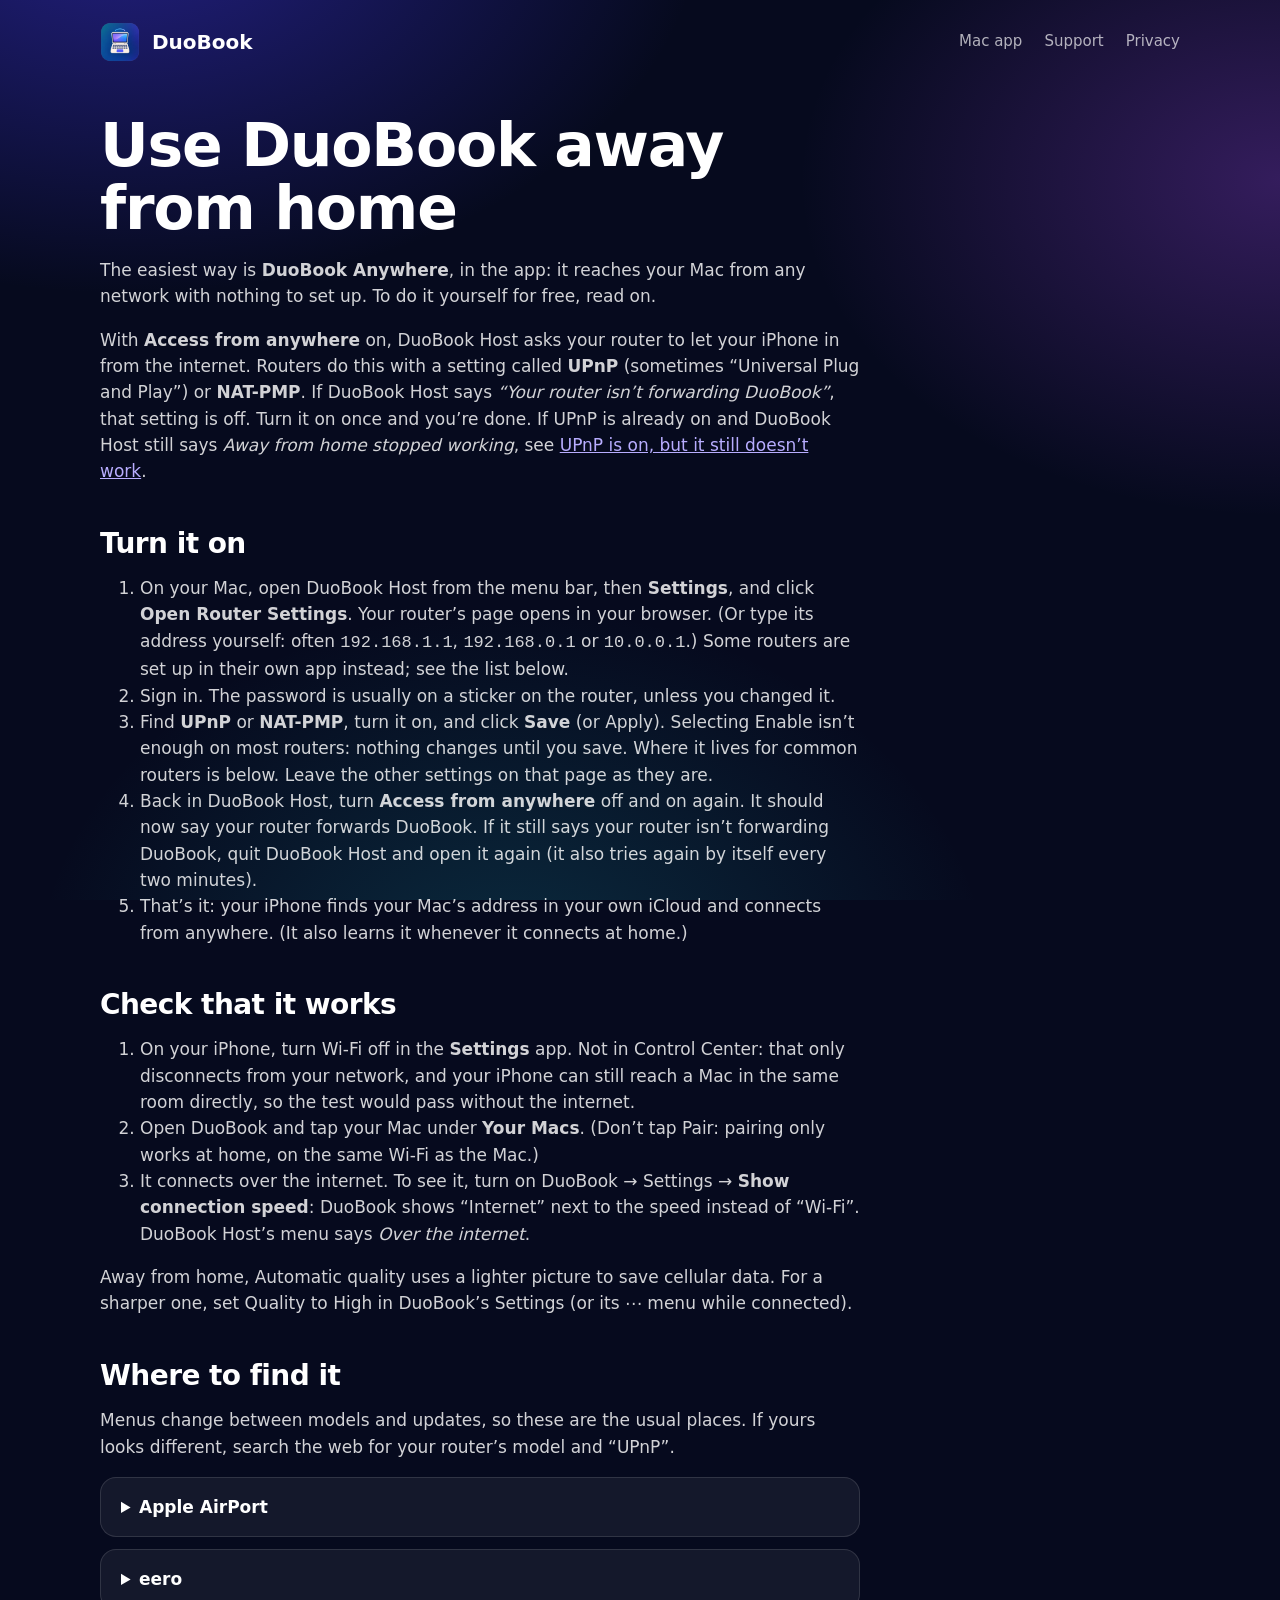
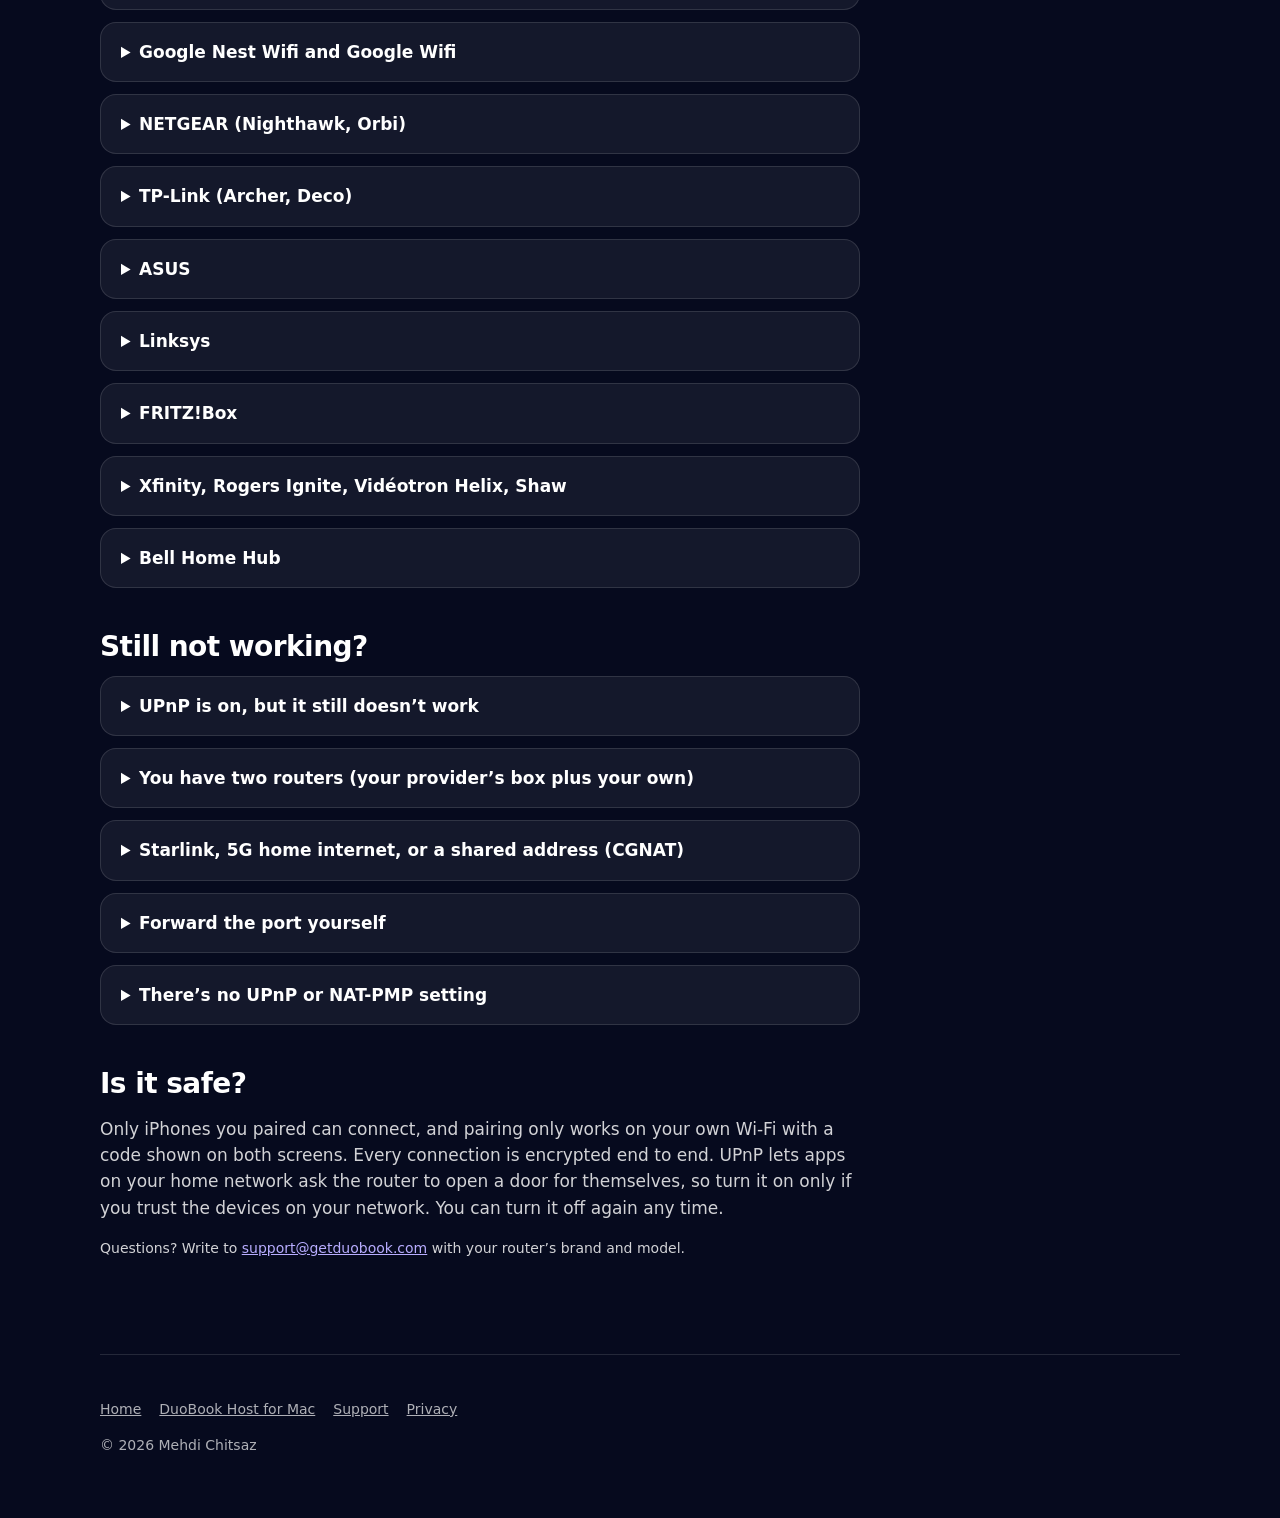
<file: router/index.html>
<!doctype html>
<html lang="en">
<head>
  <meta charset="utf-8">
  <meta name="viewport" content="width=device-width, initial-scale=1">
  <title>Use DuoBook away from home: router setup (UPnP) – DuoBook</title>
  <meta name="description" content="Reach your Mac from anywhere: turn on UPnP or NAT-PMP in your router, or use DuoBook Anywhere with nothing to set up.">
  <link rel="icon" href="../assets/favicon.png">
  <link rel="apple-touch-icon" href="../assets/icon.png">
  <link rel="stylesheet" href="../styles.css">
  <link rel="canonical" href="https://getduobook.com/router/">
  <meta property="og:title" content="Use DuoBook away from home: router setup (UPnP) – DuoBook">
  <meta property="og:description" content="Reach your Mac from anywhere: turn on UPnP or NAT-PMP in your router, or use DuoBook Anywhere with nothing to set up.">
  <meta property="og:image" content="https://getduobook.com/assets/og-image.png">
  <meta property="og:url" content="https://getduobook.com/router/">
  <meta property="og:type" content="website">
  <meta property="og:site_name" content="DuoBook">
  <meta name="twitter:card" content="summary_large_image">
  <meta name="apple-itunes-app" content="app-id=6826643457">
</head>
<body>
  <div class="wrap">
    <header class="site">
      <a class="brand" href="../"><img src="../assets/icon.png" alt="">DuoBook</a>
      <nav><a href="../mac/">Mac app</a><a href="../support/">Support</a><a href="../privacy/">Privacy</a></nav>
    </header>

    <article class="doc">
      <h1>Use DuoBook away from home</h1>
      <p>The easiest way is <strong>DuoBook Anywhere</strong>, in the app: it reaches your Mac from any network with nothing to set up. To do it yourself for free, read on.</p>
      <p>With <strong>Access from anywhere</strong> on, DuoBook Host asks your router to let your iPhone in from the internet. Routers do this with a setting called <strong>UPnP</strong> (sometimes “Universal Plug and Play”) or <strong>NAT-PMP</strong>. If DuoBook Host says <em>“Your router isn’t forwarding DuoBook”</em>, that setting is off. Turn it on once and you’re done. If UPnP is already on and DuoBook Host still says <em>Away from home stopped working</em>, see <a href="#upnp-on">UPnP is on, but it still doesn’t work</a>.</p>

      <h2>Turn it on</h2>
      <ol>
        <li>On your Mac, open DuoBook Host from the menu bar, then <strong>Settings</strong>, and click <strong>Open Router Settings</strong>. Your router’s page opens in your browser. (Or type its address yourself: often <code>192.168.1.1</code>, <code>192.168.0.1</code> or <code>10.0.0.1</code>.) Some routers are set up in their own app instead; see the list below.</li>
        <li>Sign in. The password is usually on a sticker on the router, unless you changed it.</li>
        <li>Find <strong>UPnP</strong> or <strong>NAT-PMP</strong>, turn it on, and click <strong>Save</strong> (or Apply). Selecting Enable isn’t enough on most routers: nothing changes until you save. Where it lives for common routers is below. Leave the other settings on that page as they are.</li>
        <li>Back in DuoBook Host, turn <strong>Access from anywhere</strong> off and on again. It should now say your router forwards DuoBook. If it still says your router isn’t forwarding DuoBook, quit DuoBook Host and open it again (it also tries again by itself every two minutes).</li>
        <li>That’s it: your iPhone finds your Mac’s address in your own iCloud and connects from anywhere. (It also learns it whenever it connects at home.)</li>
      </ol>

      <h2>Check that it works</h2>
      <ol>
        <li>On your iPhone, turn Wi-Fi off in the <strong>Settings</strong> app. Not in Control Center: that only disconnects from your network, and your iPhone can still reach a Mac in the same room directly, so the test would pass without the internet.</li>
        <li>Open DuoBook and tap your Mac under <strong>Your Macs</strong>. (Don’t tap Pair: pairing only works at home, on the same Wi-Fi as the Mac.)</li>
        <li>It connects over the internet. To see it, turn on DuoBook → Settings → <strong>Show connection speed</strong>: DuoBook shows “Internet” next to the speed instead of “Wi-Fi”. DuoBook Host’s menu says <em>Over the internet</em>.</li>
      </ol>
      <p>Away from home, Automatic quality uses a lighter picture to save cellular data. For a sharper one, set Quality to High in DuoBook’s Settings (or its ⋯ menu while connected).</p>

      <h2>Where to find it</h2>
      <p>Menus change between models and updates, so these are the usual places. If yours looks different, search the web for your router’s model and “UPnP”.</p>
      <details><summary>Apple AirPort</summary>
        <p>NAT-PMP is on by default. To check: AirPort Utility → select your base station → Edit → Network → <strong>Enable NAT Port Mapping Protocol</strong>.</p></details>
      <details><summary>eero</summary>
        <p>In the eero app: Settings → Advanced networking → <strong>UPnP</strong>. (Older versions of the app: Settings → Network settings → Advanced settings → UPnP.) If your eero plugs into your provider’s modem, also check that the modem isn’t a router too: see <a href="#two-routers">two routers</a>.</p></details>
      <details><summary>Google Nest Wifi and Google Wifi</summary>
        <p>In the Google Home app: Wi-Fi → Settings → Advanced networking → <strong>UPnP</strong>.</p></details>
      <details><summary>NETGEAR (Nighthawk, Orbi)</summary>
        <p>Go to <code>routerlogin.net</code> (Orbi: <code>orbilogin.com</code>) → Advanced → Advanced Setup → UPnP → <strong>Turn UPnP On</strong> → Apply.</p></details>
      <details><summary>TP-Link (Archer, Deco)</summary>
        <p>Archer: go to <code>tplinkwifi.net</code> → Advanced → NAT Forwarding → <strong>UPnP</strong>. Deco: in the Deco app, More → Advanced → <strong>UPnP</strong>.</p></details>
      <details><summary>ASUS</summary>
        <p>Go to <code>router.asus.com</code> → WAN → Internet Connection → <strong>Enable UPnP: Yes</strong> → Apply.</p></details>
      <details><summary>Linksys</summary>
        <p>Go to <code>myrouter.local</code> (or the Linksys app) → Connectivity → Administration → <strong>UPnP</strong>.</p></details>
      <details><summary>FRITZ!Box</summary>
        <p>Go to <code>fritz.box</code> → Internet → Permit Access → Port Sharing → edit your Mac → turn on <strong>Permit independent port sharing for this device</strong>.</p></details>
      <details><summary>Xfinity, Rogers Ignite, Vidéotron Helix, Shaw</summary>
        <p>These gateways share the same setup page. Go to <code>10.0.0.1</code> and sign in → Advanced → Device Discovery → <strong>UPnP: Enable</strong> → <strong>Save</strong>. Leave Advertisement Period, Time To Live and Zero Config as they are: DuoBook doesn’t need them. (Tested on a Vidéotron Helix Fi.)</p></details>
      <details><summary>Bell Home Hub</summary>
        <p>Go to <code>192.168.2.1</code> → Advanced tools and settings → <strong>UPnP</strong>.</p></details>

      <h2>Still not working?</h2>
      <details id="upnp-on"><summary>UPnP is on, but it still doesn’t work</summary>
        <p>Then something in front of your router is usually in the way: your router can only open a door in itself, not in another box between it and the internet. Find your router’s own internet address (its <strong>WAN</strong> or <strong>external</strong> IP, on its status page or in its app) and compare it with the address a “what is my IP” web search shows:</p>
        <ul>
          <li><strong>They match:</strong> your router is on the internet directly. Turn UPnP off and on again and restart the router (some routers’ UPnP stops working after an update until then), then turn Access from anywhere off and on in DuoBook Host. If that doesn’t help, <a href="#port-forward">forward the port yourself</a>.</li>
          <li><strong>It starts with 192.168, 10, or 172.16 to 172.31:</strong> there’s a second router in front of yours. See <a href="#two-routers">two routers</a>.</li>
          <li><strong>It starts with 100.64 to 100.127:</strong> your provider shares one address between many homes. See <a href="#cgnat">shared address</a>.</li>
        </ul></details>
      <details id="two-routers"><summary>You have two routers (your provider’s box plus your own)</summary>
        <p>Many provider modems are routers too (a “gateway”, often with their own Wi-Fi). Plugged into one, your own router (an eero, Orbi, Deco, Google Wifi…) gets a private address, and UPnP on it can’t help: DuoBook Host only reaches the router it’s connected to, and the provider’s box blocks the way in front of it. A router you set to bridge mode behind your own (or used only for Wi-Fi) doesn’t count; what matters is the box between your router and the internet.</p>
        <p>The fix is to let only one of them route: put your <strong>provider’s box in bridge mode</strong> (some call it modem mode, passthrough or IP passthrough; your provider can help), and keep UPnP on in your own router. Or put your own router in bridge mode (on eero: Settings → Advanced networking → DHCP &amp; NAT → Bridge) and turn on UPnP in the provider’s box instead. Turning UPnP on in both doesn’t help.</p>
        <p>If neither can be bridged, <a href="#port-forward">forward the port</a> in both: in the provider’s box, port 7701 TCP to your router’s address, and in your router, port 7701 TCP to your Mac.</p></details>
      <details id="cgnat"><summary>Starlink, 5G home internet, or a shared address (CGNAT)</summary>
        <p>Some providers share one internet address between many homes. Starlink and most 5G home internet plans (T-Mobile, Verizon and others) work this way, and some cable and fiber providers do too. Then no router setting can let DuoBook in. Ask your provider for a public IP address (some give one for free on request), use <strong>DuoBook Anywhere</strong>, or use a free VPN such as Tailscale on both your Mac and iPhone and type your Mac’s Tailscale address in DuoBook → Settings → Your Macs → your Mac → Advanced → <strong>Direct address</strong>.</p></details>
      <details id="port-forward"><summary>Forward the port yourself</summary>
        <p>If UPnP won’t work, you can open the door by hand:</p>
        <ol>
          <li>In your router, give your Mac a fixed address (often called a <strong>reservation</strong> or DHCP reservation). On eero: Settings → Advanced networking → Reservations &amp; port forwarding → add your Mac. On a Mac using Wi-Fi, first set System Settings → Wi-Fi → Details → <strong>Private Wi-Fi address</strong> to Fixed (or Off), so your router keeps recognizing it.</li>
          <li>Forward port <strong>7701</strong>, <strong>TCP</strong>, to your Mac. On eero: tap your Mac’s reservation → Open a port → 7701, TCP.</li>
          <li>On your iPhone, in DuoBook → Settings → Your Macs → your Mac → Advanced → <strong>Direct address</strong>, type your home’s internet address (from a “what is my IP” search) followed by <code>:7701</code>, for example <code>203.0.113.24:7701</code>.</li>
        </ol>
        <p>DuoBook Host only sees doors it opened itself, so it keeps saying <em>Away from home stopped working</em>: that’s expected. If your provider changes your home’s address now and then, update the Direct address when connecting stops working. DuoBook Anywhere has neither problem.</p></details>
      <details><summary>There’s no UPnP or NAT-PMP setting</summary>
        <p>Some office and building networks don’t offer it. Use the VPN option above instead.</p></details>

      <h2>Is it safe?</h2>
      <p>Only iPhones you paired can connect, and pairing only works on your own Wi-Fi with a code shown on both screens. Every connection is encrypted end to end. UPnP lets apps on your home network ask the router to open a door for themselves, so turn it on only if you trust the devices on your network. You can turn it off again any time.</p>
      <p class="note">Questions? Write to <a href="mailto:support@getduobook.com">support@getduobook.com</a> with your router’s brand and model.</p>
    </article>

    <footer class="site">
      <p><a href="../">Home</a><a href="../mac/">DuoBook Host for Mac</a><a href="../support/">Support</a><a href="../privacy/">Privacy</a></p>
      <p>© 2026 Mehdi Chitsaz</p>
    </footer>
  </div>
</body>
</html>
</file>
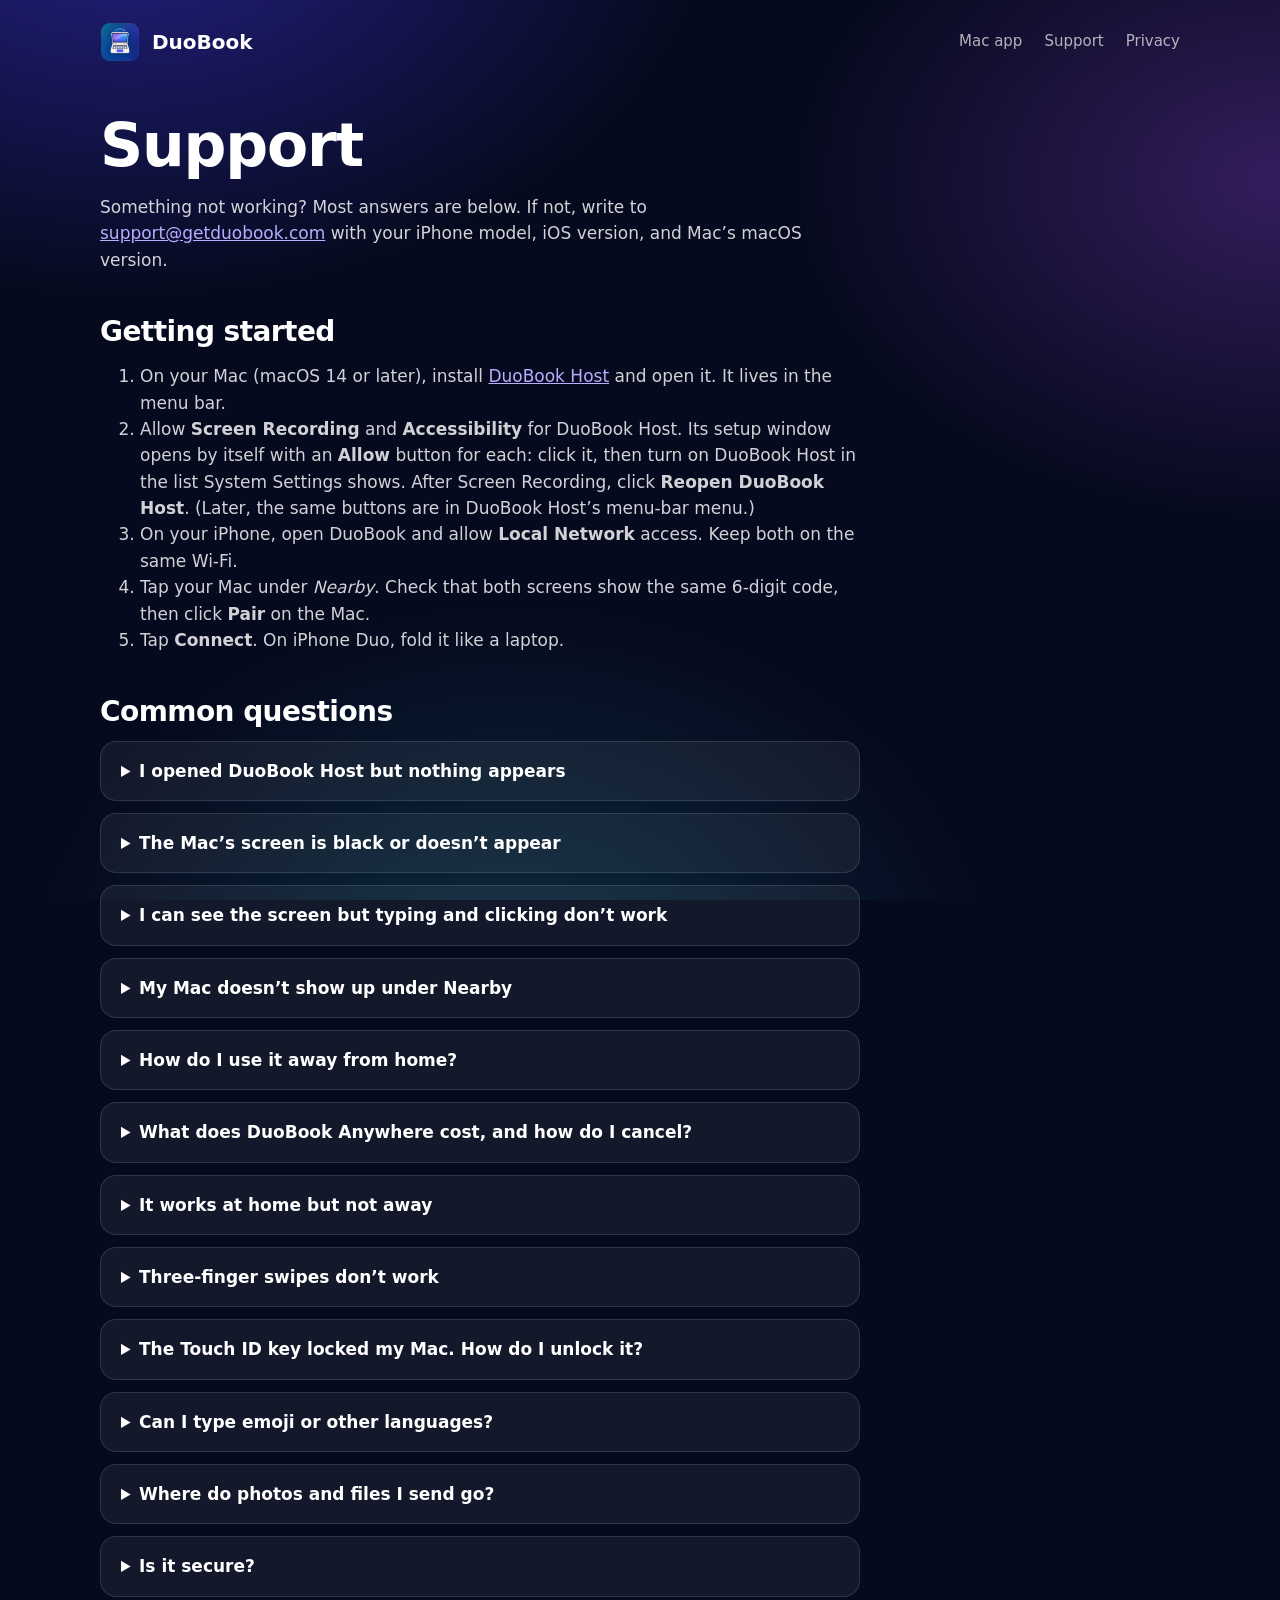
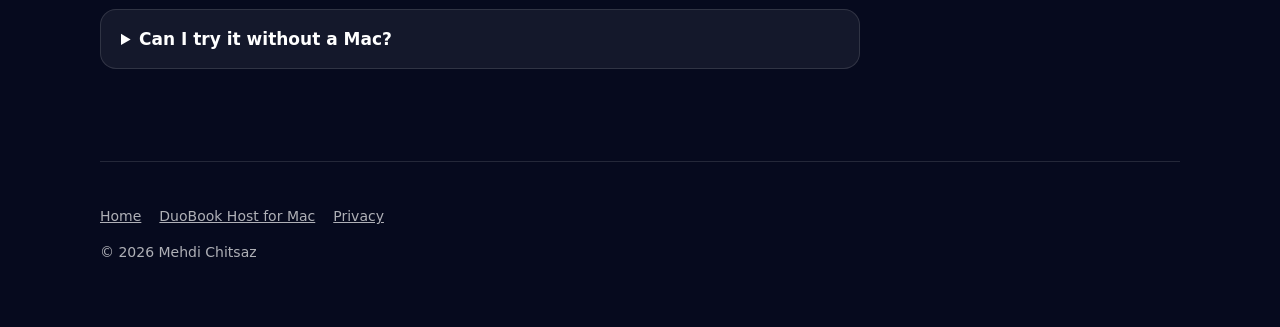
<file: support/index.html>
<!doctype html>
<html lang="en">
<head>
  <meta charset="utf-8">
  <meta name="viewport" content="width=device-width, initial-scale=1">
  <title>DuoBook Support: setup, help and questions</title>
  <meta name="description" content="Set up DuoBook on your iPhone and Mac, fix a black screen or a Mac that won’t show up, use it away from home, and get in touch.">
  <link rel="icon" href="../assets/favicon.png">
  <link rel="apple-touch-icon" href="../assets/icon.png">
  <link rel="stylesheet" href="../styles.css">
  <link rel="canonical" href="https://getduobook.com/support/">
  <meta property="og:title" content="DuoBook Support: setup, help and questions">
  <meta property="og:description" content="Set up DuoBook on your iPhone and Mac, fix a black screen or a Mac that won’t show up, use it away from home, and get in touch.">
  <meta property="og:image" content="https://getduobook.com/assets/og-image.png">
  <meta property="og:url" content="https://getduobook.com/support/">
  <meta property="og:type" content="website">
  <meta property="og:site_name" content="DuoBook">
  <meta name="twitter:card" content="summary_large_image">
  <meta name="apple-itunes-app" content="app-id=6826643457">
  <script type="application/ld+json">
{
  "@context": "https://schema.org",
  "@type": "FAQPage",
  "mainEntity": [
    {
      "@type": "Question",
      "name": "I opened DuoBook Host but nothing appears",
      "acceptedAnswer": {
        "@type": "Answer",
        "text": "DuoBook Host has no window: it lives as a small laptop icon in the menu bar. When the menu bar is full, macOS hides the newest icons (on a MacBook, behind the camera at the top of the screen), so it can look as if DuoBook Host didn’t open. To make room, hold ⌘ and drag a few icons out of the menu bar, or turn some off in System Settings → Menu Bar. DuoBook Host 1.3.4 and later tell you when this happens, and opening DuoBook Host again shows its menu in a window."
      }
    },
    {
      "@type": "Question",
      "name": "The Mac’s screen is black or doesn’t appear",
      "acceptedAnswer": {
        "@type": "Answer",
        "text": "DuoBook Host needs Screen Recording permission. Open System Settings → Privacy & Security → Screen & System Audio Recording, turn on DuoBook Host, then quit and reopen it. If it’s already on but the screen stays black, select DuoBook Host in the list, click − to remove it, then click Allow in DuoBook Host and turn it on again."
      }
    },
    {
      "@type": "Question",
      "name": "I can see the screen but typing and clicking don’t work",
      "acceptedAnswer": {
        "@type": "Answer",
        "text": "DuoBook Host needs Accessibility permission to type and click for you. Open System Settings → Privacy & Security → Accessibility and turn on DuoBook Host. If it’s already on but typing still doesn’t work, select DuoBook Host in the list, click − to remove it, then click Allow in DuoBook Host and turn it on again."
      }
    },
    {
      "@type": "Question",
      "name": "My Mac doesn’t show up under Nearby",
      "acceptedAnswer": {
        "@type": "Answer",
        "text": "Make sure both devices are on the same Wi-Fi network and DuoBook has Local Network access (iPhone Settings → Privacy & Security → Local Network). Some guest and office networks block devices from seeing each other; use “Pair by address…” with the address DuoBook Host shows in its menu (“On this network at …”)."
      }
    },
    {
      "@type": "Question",
      "name": "How do I use it away from home?",
      "acceptedAnswer": {
        "@type": "Answer",
        "text": "Two ways, both encrypted end to end: DuoBook Anywhere reaches your Mac from any network, behind any router, with nothing to set up: DuoBook’s relay connects your iPhone and Mac, and passes only encrypted data it can’t read. It’s an optional subscription with a free week. Tap DuoBook Anywhere in the app to start it. Or your own router, for free: in DuoBook Host, turn on Access from anywhere. DuoBook Host asks your router to let DuoBook in (most home routers allow this with UPnP or NAT-PMP turned on; how to turn it on ) and keeps your Mac’s address in your own iCloud, so your iPhone finds it from anywhere. Both devices should use the same Apple Account for iCloud. Either way, keep Keep Mac awake on in DuoBook Host so the Mac doesn’t sleep: from away, a sleeping Mac can’t be reached. Closing a MacBook’s lid still puts it to sleep."
      }
    },
    {
      "@type": "Question",
      "name": "What does DuoBook Anywhere cost, and how do I cancel?",
      "acceptedAnswer": {
        "@type": "Answer",
        "text": "DuoBook Anywhere is monthly or yearly, with a free week to start; the App Store shows the price in your currency. DuoBook itself stays free, at home and whenever your iPhone reaches your Mac directly. Cancel anytime in your iPhone’s Settings → your name → Subscriptions."
      }
    },
    {
      "@type": "Question",
      "name": "It works at home but not away",
      "acceptedAnswer": {
        "@type": "Answer",
        "text": "With DuoBook Anywhere, check that DuoBook Host on your Mac is 1.3 or later, that Access from anywhere is on in its menu, and that the Mac is awake. Without it, check DuoBook Host’s “Access from anywhere” status. If it says your router isn’t forwarding DuoBook, turn on UPnP or NAT-PMP in your router’s settings: here’s how, router by router. If UPnP is already on and it still says away from home stopped working, there’s usually a second router in front of yours (many provider modems are routers too, often with an eero, Orbi or similar plugged in), or your provider shares one public address between many homes (CGNAT). Here’s how to tell, and what to do about each. DuoBook Anywhere works in every one of these cases, with no router setup."
      }
    },
    {
      "@type": "Question",
      "name": "Three-finger swipes don’t work",
      "acceptedAnswer": {
        "@type": "Answer",
        "text": "iPhone’s Zoom feature (Settings → Accessibility → Zoom) reserves three fingers. Turn Zoom off, or swipe with four fingers, which does the same thing. Mission Control and desktop switching use the Mac’s standard shortcuts (control + arrow keys); if you changed those in System Settings → Keyboard → Keyboard Shortcuts, set them back."
      }
    },
    {
      "@type": "Question",
      "name": "The Touch ID key locked my Mac. How do I unlock it?",
      "acceptedAnswer": {
        "@type": "Answer",
        "text": "With DuoBook Host 1.1, your iPhone shows the Mac’s lock screen: type your Mac’s password on DuoBook’s keyboard and press return. It works away from home too. With an older DuoBook Host, unlock it at the Mac (password, Touch ID, or Apple Watch); update DuoBook Host to unlock from your iPhone."
      }
    },
    {
      "@type": "Question",
      "name": "Can I type emoji or other languages?",
      "acceptedAnswer": {
        "@type": "Answer",
        "text": "Yes. Tap the … button → Type text, and use the iPhone’s own keyboard, including dictation. A Bluetooth keyboard paired with the iPhone types on the Mac too."
      }
    },
    {
      "@type": "Question",
      "name": "Where do photos and files I send go?",
      "acceptedAnswer": {
        "@type": "Answer",
        "text": "Into the Mac’s Downloads folder. Use … → Photos & Videos or Files."
      }
    },
    {
      "@type": "Question",
      "name": "Is it secure?",
      "acceptedAnswer": {
        "@type": "Answer",
        "text": "Pairing happens once, on your own network, with a code shown on both screens. Every connection is encrypted end to end with keys only your iPhone and Mac have. DuoBook collects no data. See the privacy policy."
      }
    },
    {
      "@type": "Question",
      "name": "Can I try it without a Mac?",
      "acceptedAnswer": {
        "@type": "Answer",
        "text": "Yes. On the home screen, tap “Try the demo — no Mac needed”. It runs a pretend Mac on your iPhone."
      }
    }
  ]
}
  </script>
</head>
<body>
  <div class="wrap">
    <header class="site">
      <a class="brand" href="../"><img src="../assets/icon.png" alt="">DuoBook</a>
      <nav><a href="../mac/">Mac app</a><a href="../support/">Support</a><a href="../privacy/">Privacy</a></nav>
    </header>

    <article class="doc">
      <h1>Support</h1>
      <p>Something not working? Most answers are below. If not, write to <a href="mailto:support@getduobook.com">support@getduobook.com</a> with your iPhone model, iOS version, and Mac’s macOS version.</p>

      <h2>Getting started</h2>
      <ol>
        <li>On your Mac (macOS 14 or later), install <a href="../mac/">DuoBook Host</a> and open it. It lives in the menu bar.</li>
        <li>Allow <strong>Screen Recording</strong> and <strong>Accessibility</strong> for DuoBook Host. Its setup window opens by itself with an <strong>Allow</strong> button for each: click it, then turn on DuoBook Host in the list System Settings shows. After Screen Recording, click <strong>Reopen DuoBook Host</strong>. (Later, the same buttons are in DuoBook Host’s menu-bar menu.)</li>
        <li>On your iPhone, open DuoBook and allow <strong>Local Network</strong> access. Keep both on the same Wi-Fi.</li>
        <li>Tap your Mac under <em>Nearby</em>. Check that both screens show the same 6-digit code, then click <strong>Pair</strong> on the Mac.</li>
        <li>Tap <strong>Connect</strong>. On iPhone Duo, fold it like a laptop.</li>
      </ol>

      <h2>Common questions</h2>
      <details><summary>I opened DuoBook Host but nothing appears</summary>
        <p>DuoBook Host has no window: it lives as a small laptop icon in the menu bar. When the menu bar is full, macOS hides the newest icons (on a MacBook, behind the camera at the top of the screen), so it can look as if DuoBook Host didn’t open. To make room, hold <strong>⌘</strong> and drag a few icons out of the menu bar, or turn some off in System Settings → Menu Bar. DuoBook Host 1.3.4 and later tell you when this happens, and opening DuoBook Host again shows its menu in a window.</p></details>
      <details><summary>The Mac’s screen is black or doesn’t appear</summary>
        <p>DuoBook Host needs Screen Recording permission. Open System Settings → Privacy &amp; Security → Screen &amp; System Audio Recording, turn on DuoBook Host, then quit and reopen it. If it’s already on but the screen stays black, select DuoBook Host in the list, click − to remove it, then click <strong>Allow</strong> in DuoBook Host and turn it on again.</p></details>
      <details><summary>I can see the screen but typing and clicking don’t work</summary>
        <p>DuoBook Host needs Accessibility permission to type and click for you. Open System Settings → Privacy &amp; Security → Accessibility and turn on DuoBook Host. If it’s already on but typing still doesn’t work, select DuoBook Host in the list, click − to remove it, then click <strong>Allow</strong> in DuoBook Host and turn it on again.</p></details>
      <details><summary>My Mac doesn’t show up under Nearby</summary>
        <p>Make sure both devices are on the same Wi-Fi network and DuoBook has Local Network access (iPhone Settings → Privacy &amp; Security → Local Network). Some guest and office networks block devices from seeing each other; use “Pair by address…” with the address DuoBook Host shows in its menu (“On this network at …”).</p></details>
      <details><summary>How do I use it away from home?</summary>
        <p>Two ways, both encrypted end to end:</p>
        <p><strong>DuoBook Anywhere</strong> reaches your Mac from any network, behind any router, with nothing to set up: DuoBook’s relay connects your iPhone and Mac, and passes only encrypted data it can’t read. It’s an optional subscription with a free week. Tap DuoBook Anywhere in the app to start it.</p>
        <p><strong>Or your own router, for free:</strong> in DuoBook Host, turn on <strong>Access from anywhere</strong>. DuoBook Host asks your router to let DuoBook in (most home routers allow this with UPnP or NAT-PMP turned on; <a href="../router/">how to turn it on</a>) and keeps your Mac’s address in your own iCloud, so your iPhone finds it from anywhere. Both devices should use the same Apple Account for iCloud.</p>
        <p>Either way, keep <strong>Keep Mac awake</strong> on in DuoBook Host so the Mac doesn’t sleep: from away, a sleeping Mac can’t be reached. Closing a MacBook’s lid still puts it to sleep.</p></details>
      <details><summary>What does DuoBook Anywhere cost, and how do I cancel?</summary>
        <p>DuoBook Anywhere is monthly or yearly, with a free week to start; the App Store shows the price in your currency. DuoBook itself stays free, at home and whenever your iPhone reaches your Mac directly. Cancel anytime in your iPhone’s Settings → your name → Subscriptions.</p></details>
      <details><summary>It works at home but not away</summary>
        <p>With DuoBook Anywhere, check that DuoBook Host on your Mac is 1.3 or later, that <strong>Access from anywhere</strong> is on in its menu, and that the Mac is awake. Without it, check DuoBook Host’s “Access from anywhere” status. If it says your router isn’t forwarding DuoBook, turn on UPnP or NAT-PMP in your router’s settings: <a href="../router/">here’s how, router by router</a>.</p>
        <p>If UPnP is already on and it still says <em>Away from home stopped working</em>, there’s usually a second router in front of yours (many provider modems are routers too, often with an eero, Orbi or similar plugged in), or your provider shares one public address between many homes (CGNAT). <a href="../router/#upnp-on">Here’s how to tell, and what to do about each</a>. DuoBook Anywhere works in every one of these cases, with no router setup.</p></details>
      <details><summary>Three-finger swipes don’t work</summary>
        <p>iPhone’s Zoom feature (Settings → Accessibility → Zoom) reserves three fingers. Turn Zoom off, or swipe with four fingers, which does the same thing. Mission Control and desktop switching use the Mac’s standard shortcuts (control + arrow keys); if you changed those in System Settings → Keyboard → Keyboard Shortcuts, set them back.</p></details>
      <details><summary>The Touch ID key locked my Mac. How do I unlock it?</summary>
        <p>With DuoBook Host 1.1, your iPhone shows the Mac’s lock screen: type your Mac’s password on DuoBook’s keyboard and press return. It works away from home too. With an older DuoBook Host, unlock it at the Mac (password, Touch ID, or Apple Watch); <a href="../mac/">update DuoBook Host</a> to unlock from your iPhone.</p></details>
      <details><summary>Can I type emoji or other languages?</summary>
        <p>Yes. Tap the … button → Type text, and use the iPhone’s own keyboard, including dictation. A Bluetooth keyboard paired with the iPhone types on the Mac too.</p></details>
      <details><summary>Where do photos and files I send go?</summary>
        <p>Into the Mac’s Downloads folder. Use … → Photos &amp; Videos or Files.</p></details>
      <details><summary>Is it secure?</summary>
        <p>Pairing happens once, on your own network, with a code shown on both screens. Every connection is encrypted end to end with keys only your iPhone and Mac have. DuoBook collects no data. See the <a href="../privacy/">privacy policy</a>.</p></details>
      <details><summary>Can I try it without a Mac?</summary>
        <p>Yes. On the home screen, tap “Try the demo — no Mac needed”. It runs a pretend Mac on your iPhone.</p></details>
    </article>

    <footer class="site">
      <p><a href="../">Home</a><a href="../mac/">DuoBook Host for Mac</a><a href="../privacy/">Privacy</a></p>
      <p>© 2026 Mehdi Chitsaz</p>
    </footer>
  </div>
</body>
</html>
</file>
<file: styles.css>
:root {
  --bg: #060a1e;
  --ink: #0e1230;
  --card: rgba(255, 255, 255, 0.06);
  --line: rgba(255, 255, 255, 0.12);
  --text: #ffffff;
  --muted: rgba(255, 255, 255, 0.68);
  --accent: linear-gradient(90deg, #7d6bff, #e0559a, #ff9e5e);
  --pink: #e0559a;
  --radius: 22px;
  color-scheme: dark;
}
* { box-sizing: border-box; }
html { -webkit-text-size-adjust: 100%; }
body {
  margin: 0;
  background: var(--bg);
  background-image:
    radial-gradient(60rem 40rem at 10% -10%, rgba(59, 50, 214, 0.55), transparent 60%),
    radial-gradient(50rem 35rem at 100% 20%, rgba(138, 63, 209, 0.35), transparent 60%),
    radial-gradient(50rem 40rem at 40% 110%, rgba(27, 166, 184, 0.22), transparent 60%);
  background-attachment: fixed;
  color: var(--text);
  font: 17px/1.55 -apple-system, BlinkMacSystemFont, "SF Pro Text", "Inter", system-ui, sans-serif;
}
a { color: #b8adff; }
a:hover { color: #fff; }
.wrap { max-width: 1120px; margin: 0 auto; padding: 0 20px; }
header.site { display: flex; align-items: center; justify-content: space-between; padding: 22px 0; }
.brand { display: flex; align-items: center; gap: 12px; color: var(--text); text-decoration: none; font-weight: 650; font-size: 20px; }
.brand img { width: 40px; height: 40px; border-radius: 10px; }
nav { display: flex; flex-wrap: nowrap; }
nav a { color: var(--muted); text-decoration: none; margin-left: 22px; font-size: 15px; white-space: nowrap; }
nav a:hover { color: var(--text); }
h1, h2, h3 { letter-spacing: -0.02em; line-height: 1.05; margin: 0 0 14px; }
h1 { font-size: clamp(44px, 7vw, 84px); font-weight: 750; }
h2 { font-size: clamp(32px, 4.5vw, 52px); font-weight: 720; }
h3 { font-size: 22px; font-weight: 650; letter-spacing: -0.01em; }
.grad { background: var(--accent); -webkit-background-clip: text; background-clip: text; color: transparent; }
.lede { font-size: clamp(19px, 2.2vw, 23px); color: var(--muted); max-width: 40ch; }
.hero { display: grid; grid-template-columns: 1fr 1.15fr; gap: 40px; align-items: center; padding: 40px 0 70px; }
.hero img { width: 100%; height: auto; }
.hero video.demo { display: block; width: auto; max-width: 100%; max-height: 80vh; aspect-ratio: 9 / 16; margin: 0 auto;
  border-radius: var(--radius); background: var(--ink); box-shadow: 0 30px 80px rgba(0, 0, 0, 0.45); }
.cta { display: flex; flex-wrap: wrap; gap: 12px; margin-top: 28px; }
.button { display: inline-flex; align-items: center; gap: 10px; padding: 14px 24px; border-radius: 999px; background: #fff; color: var(--ink);
  font-weight: 650; text-decoration: none; }
.button:hover { color: var(--ink); filter: brightness(0.94); }
.button.ghost { background: transparent; color: #fff; border: 1.5px solid var(--line); }
.button.ghost:hover { color: #fff; background: rgba(255,255,255,0.06); }
.note { color: var(--muted); font-size: 14px; margin-top: 14px; }
section { padding: 60px 0; }
.split { display: grid; grid-template-columns: 1fr 1fr; gap: 48px; align-items: center; }
.split img { width: 100%; height: auto; }
.split.flip > :first-child { order: 2; }
.cards { display: grid; grid-template-columns: repeat(3, 1fr); gap: 18px; margin-top: 30px; }
.card { background: var(--card); border: 1px solid var(--line); border-radius: var(--radius); padding: 24px; }
.card p { color: var(--muted); margin: 0; }
.step { display: inline-grid; place-items: center; width: 44px; height: 44px; border-radius: 50%; background: #fff; color: var(--ink); font-weight: 750; margin-bottom: 14px; }
.themes img { width: 100%; height: auto; margin-top: 20px; }
ul.ticks { list-style: none; padding: 0; margin: 18px 0 0; }
ul.ticks li { padding-left: 30px; position: relative; margin: 10px 0; color: var(--muted); }
ul.ticks li::before { content: ""; position: absolute; left: 4px; top: 0.55em; width: 12px; height: 12px; border-radius: 50%; background: var(--accent); }
.doc { max-width: 760px; padding: 30px 0 80px; }
.doc h1 { font-size: clamp(38px, 6vw, 60px); }
.doc h2 { font-size: 28px; margin-top: 44px; }
.doc p, .doc li { color: rgba(255,255,255,0.82); }
.doc .updated { color: var(--muted); }
details { background: var(--card); border: 1px solid var(--line); border-radius: 16px; padding: 16px 20px; margin: 12px 0; }
summary { cursor: pointer; font-weight: 600; }
details p { margin: 10px 0 0; }
footer.site { border-top: 1px solid var(--line); padding: 30px 0 50px; color: var(--muted); font-size: 14px; }
footer.site a { color: var(--muted); margin-right: 18px; }
@media (max-width: 820px) {
  .hero, .split { grid-template-columns: 1fr; }
  .split.flip > :first-child { order: 0; }
  .cards { grid-template-columns: 1fr; }
  nav a { margin-left: 14px; }
}
@media (max-width: 420px) {
  .brand { gap: 10px; font-size: 18px; }
  .brand img { width: 34px; height: 34px; border-radius: 8px; }
  nav a { margin-left: 12px; font-size: 14px; }
}
.badge { display: inline-flex; line-height: 0; }
.badge img { height: 54px; width: auto; }
@media (min-width: 821px) { .hero { grid-template-columns: 1.1fr 1fr; } }
.hero h1 { font-size: clamp(44px, 6.4vw, 78px); }
img.shot { border-radius: var(--radius); box-shadow: 0 30px 80px rgba(0, 0, 0, 0.45); }
.cta.center { justify-content: center; }
#get { text-align: center; }
#get .lede { margin: 0 auto; }

/* The looks: a gallery of machines, four across (two on phones). */
.looks { display: grid; grid-template-columns: repeat(4, 1fr); gap: 14px; margin-top: 24px; }
.looks img { width: 100%; height: auto; margin: 0; border-radius: 14px; }
@media (max-width: 820px) { .looks { grid-template-columns: repeat(2, 1fr); } }
</file>
